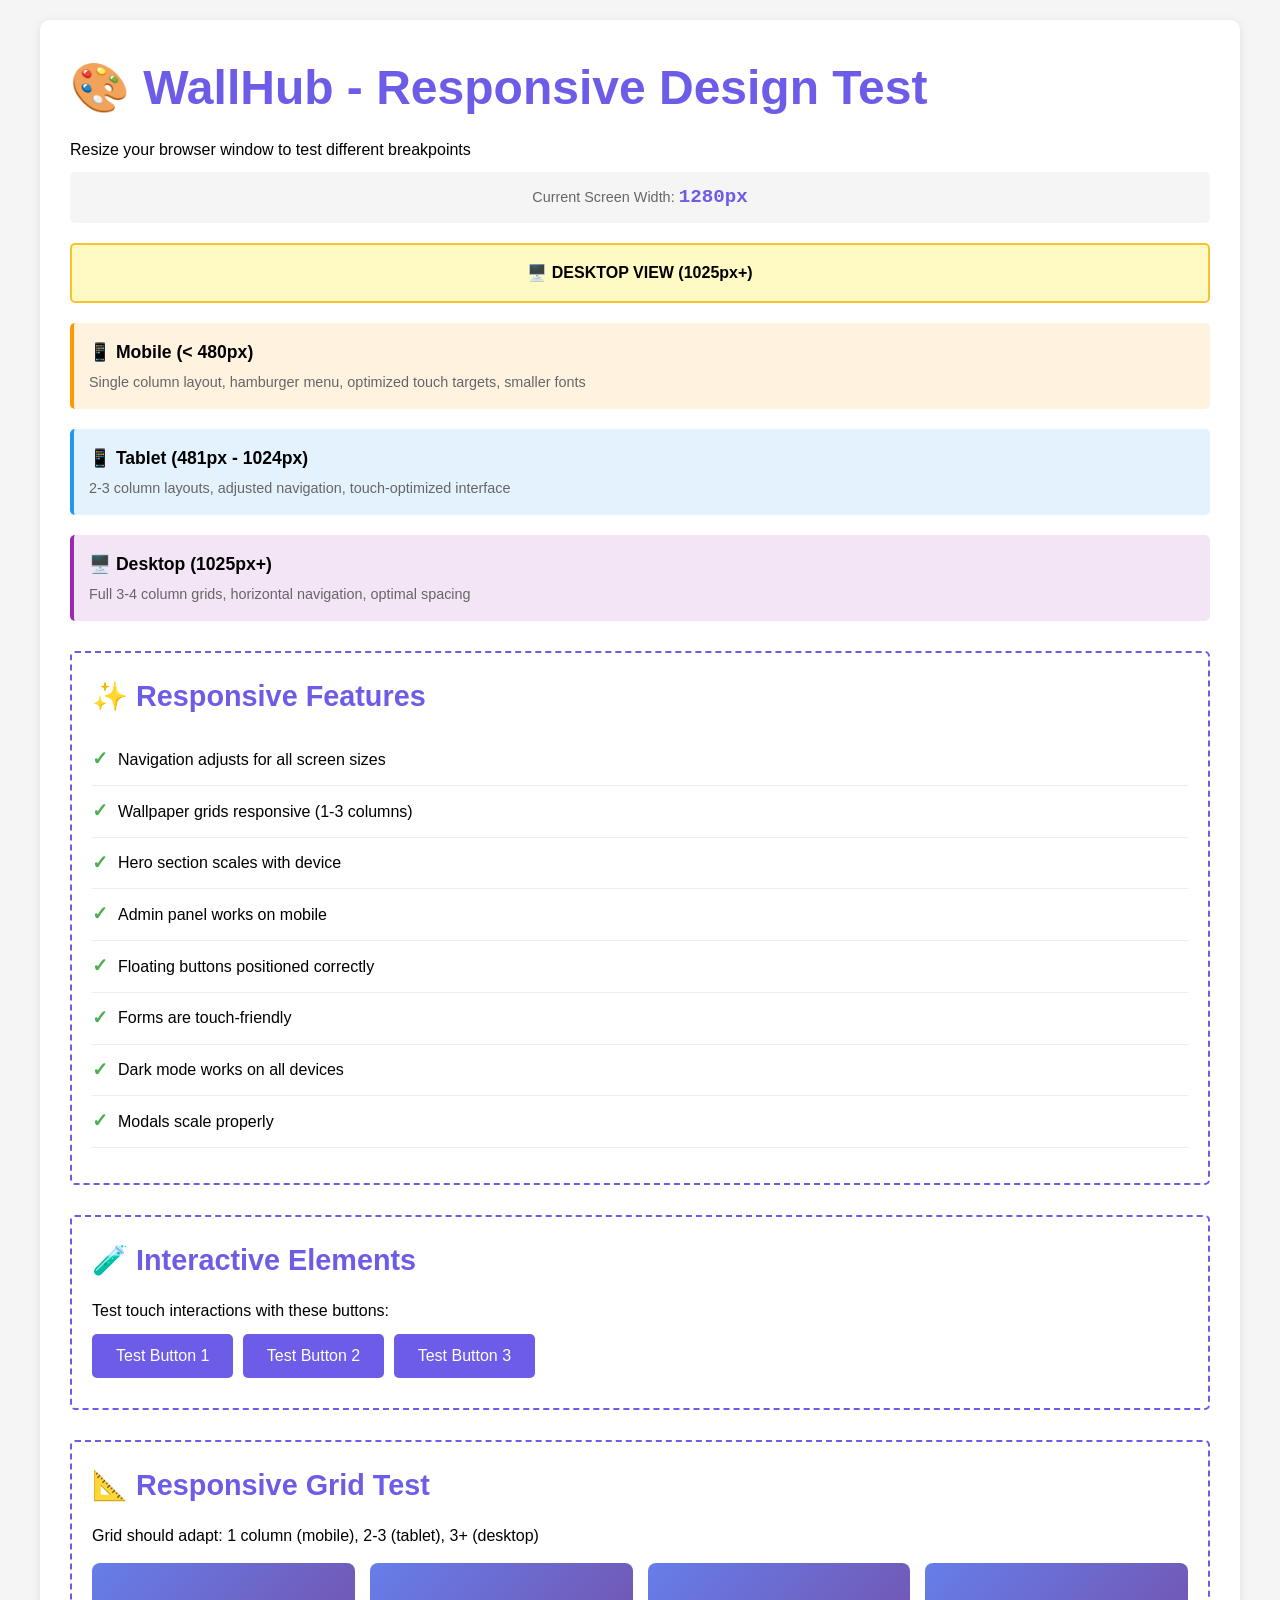
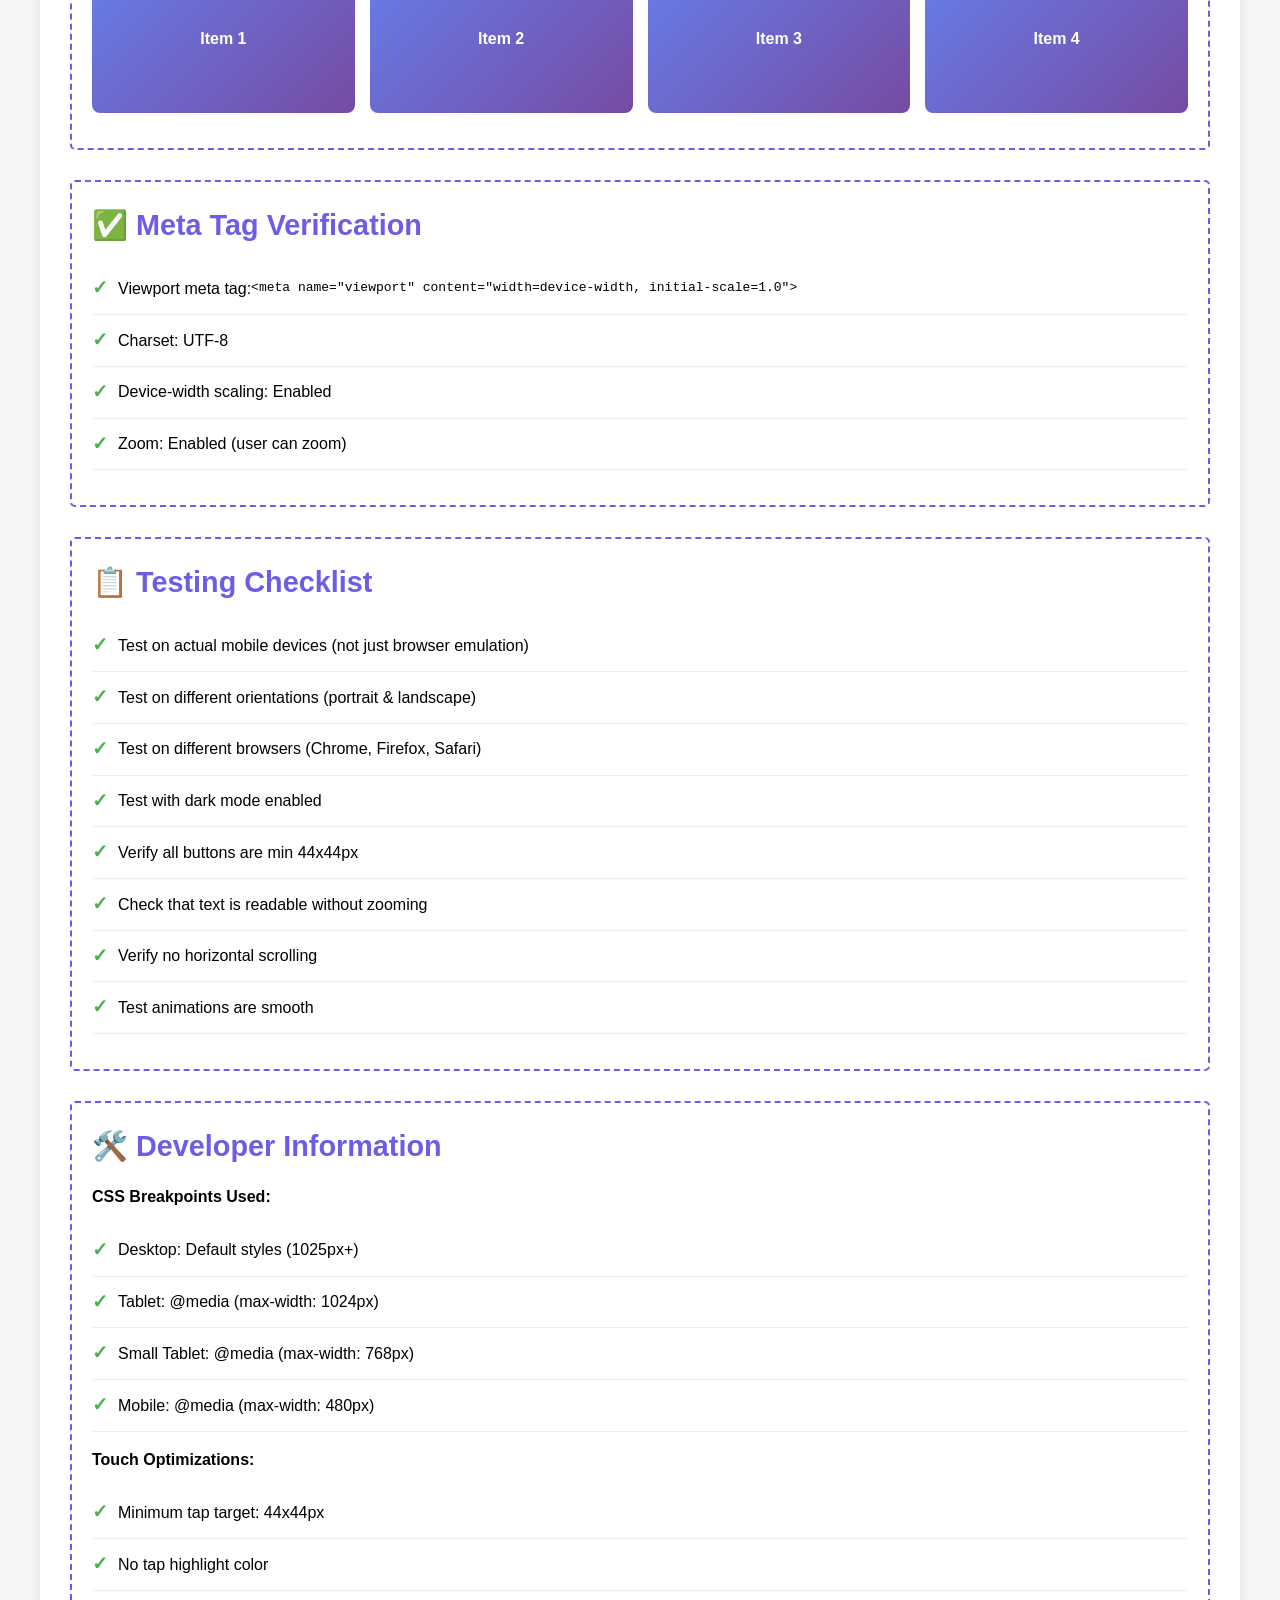
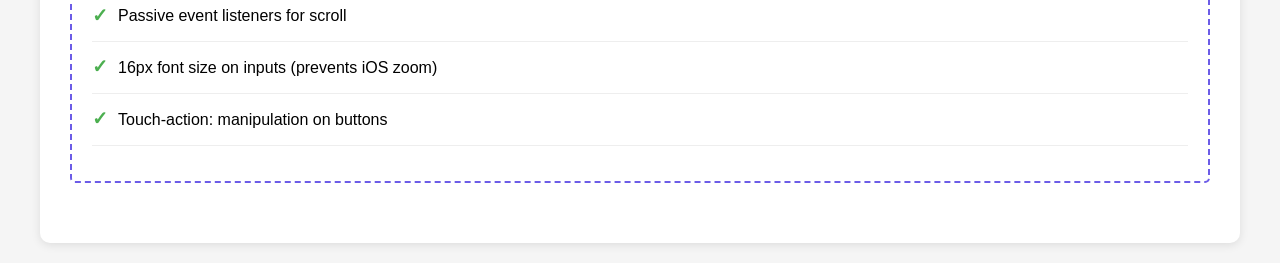
<file: test-responsive.html>
<!DOCTYPE html>
<html lang="en">
<head>
    <meta charset="UTF-8">
    <meta name="viewport" content="width=device-width, initial-scale=1.0">
    <title>WallHub - Responsive Design Test</title>
    <style>
        * {
            margin: 0;
            padding: 0;
            box-sizing: border-box;
        }

        body {
            font-family: 'Segoe UI', Tahoma, Geneva, Verdana, sans-serif;
            background: #f5f5f5;
            padding: 20px;
            line-height: 1.6;
        }

        .test-container {
            max-width: 1200px;
            margin: 0 auto;
            background: white;
            padding: 30px;
            border-radius: 10px;
            box-shadow: 0 2px 10px rgba(0,0,0,0.1);
        }

        h1 {
            color: #6c5ce7;
            margin-bottom: 10px;
            font-size: clamp(1.5rem, 5vw, 3rem);
        }

        .breakpoint-info {
            background: #e8f5e9;
            padding: 15px;
            border-radius: 5px;
            margin: 20px 0;
            border-left: 4px solid #4caf50;
        }

        .breakpoint-info.mobile {
            background: #fff3e0;
            border-left-color: #ff9800;
        }

        .breakpoint-info.tablet {
            background: #e3f2fd;
            border-left-color: #2196f3;
        }

        .breakpoint-info.desktop {
            background: #f3e5f5;
            border-left-color: #9c27b0;
        }

        .breakpoint-label {
            font-weight: bold;
            font-size: 1.1rem;
            margin-bottom: 5px;
        }

        .breakpoint-details {
            font-size: 0.9rem;
            color: #666;
        }

        .test-section {
            margin: 30px 0;
            padding: 20px;
            border: 2px dashed #6c5ce7;
            border-radius: 5px;
        }

        .test-section h2 {
            color: #6c5ce7;
            font-size: clamp(1.2rem, 4vw, 1.8rem);
            margin-bottom: 15px;
        }

        .responsive-grid {
            display: grid;
            grid-template-columns: repeat(auto-fit, minmax(200px, 1fr));
            gap: 15px;
            margin: 15px 0;
        }

        .grid-item {
            background: linear-gradient(135deg, #667eea 0%, #764ba2 100%);
            color: white;
            padding: 30px;
            border-radius: 8px;
            text-align: center;
            font-weight: bold;
            min-height: 150px;
            display: flex;
            align-items: center;
            justify-content: center;
        }

        button {
            background: #6c5ce7;
            color: white;
            border: none;
            padding: 12px 24px;
            border-radius: 5px;
            cursor: pointer;
            font-size: 1rem;
            margin: 10px 5px 10px 0;
            transition: all 0.3s ease;
            min-height: 44px;
            min-width: 44px;
        }

        button:hover {
            background: #764ba2;
            transform: translateY(-2px);
        }

        .feature-list {
            list-style: none;
            margin: 15px 0;
        }

        .feature-list li {
            padding: 10px 0;
            border-bottom: 1px solid #eee;
            display: flex;
            align-items: center;
        }

        .feature-list li:before {
            content: "✓";
            color: #4caf50;
            font-weight: bold;
            margin-right: 10px;
            font-size: 1.2rem;
        }

        .current-screen {
            background: #fff9c4;
            border: 2px solid #fbc02d;
            padding: 15px;
            border-radius: 5px;
            margin: 20px 0;
            text-align: center;
            font-weight: bold;
        }

        .width-indicator {
            text-align: center;
            font-size: 0.9rem;
            color: #666;
            margin: 10px 0;
            padding: 10px;
            background: #f5f5f5;
            border-radius: 5px;
        }

        .width-value {
            font-family: monospace;
            color: #6c5ce7;
            font-weight: bold;
            font-size: 1.2rem;
        }

        @media (max-width: 1024px) {
            .test-container {
                padding: 20px;
            }
        }

        @media (max-width: 768px) {
            body {
                padding: 10px;
            }

            .test-container {
                padding: 15px;
            }

            .responsive-grid {
                grid-template-columns: repeat(auto-fit, minmax(150px, 1fr));
                gap: 10px;
            }
        }

        @media (max-width: 480px) {
            body {
                padding: 8px;
            }

            .test-container {
                padding: 12px;
            }

            h1 {
                font-size: 1.5rem;
            }

            button {
                width: 100%;
                padding: 10px 12px;
            }

            .responsive-grid {
                grid-template-columns: 1fr;
            }

            .grid-item {
                padding: 20px;
                min-height: 100px;
                font-size: 0.9rem;
            }
        }
    </style>
</head>
<body>
    <div class="test-container">
        <h1>🎨 WallHub - Responsive Design Test</h1>
        <p>Resize your browser window to test different breakpoints</p>

        <div class="width-indicator">
            Current Screen Width: <span class="width-value" id="screenWidth">0px</span>
        </div>

        <div class="current-screen" id="breakpointLabel">
            Loading...
        </div>

        <!-- Mobile Breakpoint -->
        <div class="breakpoint-info mobile">
            <div class="breakpoint-label">📱 Mobile (< 480px)</div>
            <div class="breakpoint-details">
                Single column layout, hamburger menu, optimized touch targets, smaller fonts
            </div>
        </div>

        <!-- Tablet Breakpoint -->
        <div class="breakpoint-info tablet">
            <div class="breakpoint-label">📱 Tablet (481px - 1024px)</div>
            <div class="breakpoint-details">
                2-3 column layouts, adjusted navigation, touch-optimized interface
            </div>
        </div>

        <!-- Desktop Breakpoint -->
        <div class="breakpoint-info desktop">
            <div class="breakpoint-label">🖥️ Desktop (1025px+)</div>
            <div class="breakpoint-details">
                Full 3-4 column grids, horizontal navigation, optimal spacing
            </div>
        </div>

        <!-- Features Test -->
        <div class="test-section">
            <h2>✨ Responsive Features</h2>
            <ul class="feature-list">
                <li>Navigation adjusts for all screen sizes</li>
                <li>Wallpaper grids responsive (1-3 columns)</li>
                <li>Hero section scales with device</li>
                <li>Admin panel works on mobile</li>
                <li>Floating buttons positioned correctly</li>
                <li>Forms are touch-friendly</li>
                <li>Dark mode works on all devices</li>
                <li>Modals scale properly</li>
            </ul>
        </div>

        <!-- Interactive Test -->
        <div class="test-section">
            <h2>🧪 Interactive Elements</h2>
            <p>Test touch interactions with these buttons:</p>
            <button onclick="testButton()">Test Button 1</button>
            <button onclick="testButton()">Test Button 2</button>
            <button onclick="testButton()">Test Button 3</button>
            <p id="testResult" style="margin-top: 10px; color: #4caf50; display: none;">✓ Button clicked successfully!</p>
        </div>

        <!-- Grid Test -->
        <div class="test-section">
            <h2>📐 Responsive Grid Test</h2>
            <p>Grid should adapt: 1 column (mobile), 2-3 (tablet), 3+ (desktop)</p>
            <div class="responsive-grid">
                <div class="grid-item">Item 1</div>
                <div class="grid-item">Item 2</div>
                <div class="grid-item">Item 3</div>
                <div class="grid-item">Item 4</div>
            </div>
        </div>

        <!-- Viewport Meta Tag Check -->
        <div class="test-section">
            <h2>✅ Meta Tag Verification</h2>
            <ul class="feature-list">
                <li>Viewport meta tag: <code>&lt;meta name="viewport" content="width=device-width, initial-scale=1.0"&gt;</code></li>
                <li>Charset: UTF-8</li>
                <li>Device-width scaling: Enabled</li>
                <li>Zoom: Enabled (user can zoom)</li>
            </ul>
        </div>

        <!-- Testing Recommendations -->
        <div class="test-section">
            <h2>📋 Testing Checklist</h2>
            <ul class="feature-list">
                <li>Test on actual mobile devices (not just browser emulation)</li>
                <li>Test on different orientations (portrait & landscape)</li>
                <li>Test on different browsers (Chrome, Firefox, Safari)</li>
                <li>Test with dark mode enabled</li>
                <li>Verify all buttons are min 44x44px</li>
                <li>Check that text is readable without zooming</li>
                <li>Verify no horizontal scrolling</li>
                <li>Test animations are smooth</li>
            </ul>
        </div>

        <!-- Developer Info -->
        <div class="test-section">
            <h2>🛠️ Developer Information</h2>
            <p><strong>CSS Breakpoints Used:</strong></p>
            <ul class="feature-list">
                <li>Desktop: Default styles (1025px+)</li>
                <li>Tablet: @media (max-width: 1024px)</li>
                <li>Small Tablet: @media (max-width: 768px)</li>
                <li>Mobile: @media (max-width: 480px)</li>
            </ul>
            <p style="margin-top: 15px;"><strong>Touch Optimizations:</strong></p>
            <ul class="feature-list">
                <li>Minimum tap target: 44x44px</li>
                <li>No tap highlight color</li>
                <li>Passive event listeners for scroll</li>
                <li>16px font size on inputs (prevents iOS zoom)</li>
                <li>Touch-action: manipulation on buttons</li>
            </ul>
        </div>
    </div>

    <script>
        // Update screen width indicator
        function updateScreenInfo() {
            const width = window.innerWidth;
            document.getElementById('screenWidth').textContent = width + 'px';
            
            let breakpoint = '';
            if (width < 480) {
                breakpoint = '📱 MOBILE VIEW (< 480px)';
            } else if (width < 1024) {
                breakpoint = '📱 TABLET VIEW (481px - 1024px)';
            } else {
                breakpoint = '🖥️ DESKTOP VIEW (1025px+)';
            }
            
            document.getElementById('breakpointLabel').textContent = breakpoint;
        }

        // Test button click
        function testButton() {
            const result = document.getElementById('testResult');
            result.style.display = 'block';
            setTimeout(() => {
                result.style.display = 'none';
            }, 2000);
        }

        // Update on load and resize
        window.addEventListener('load', updateScreenInfo);
        window.addEventListener('resize', updateScreenInfo);
    </script>
</body>
</html>
</file>
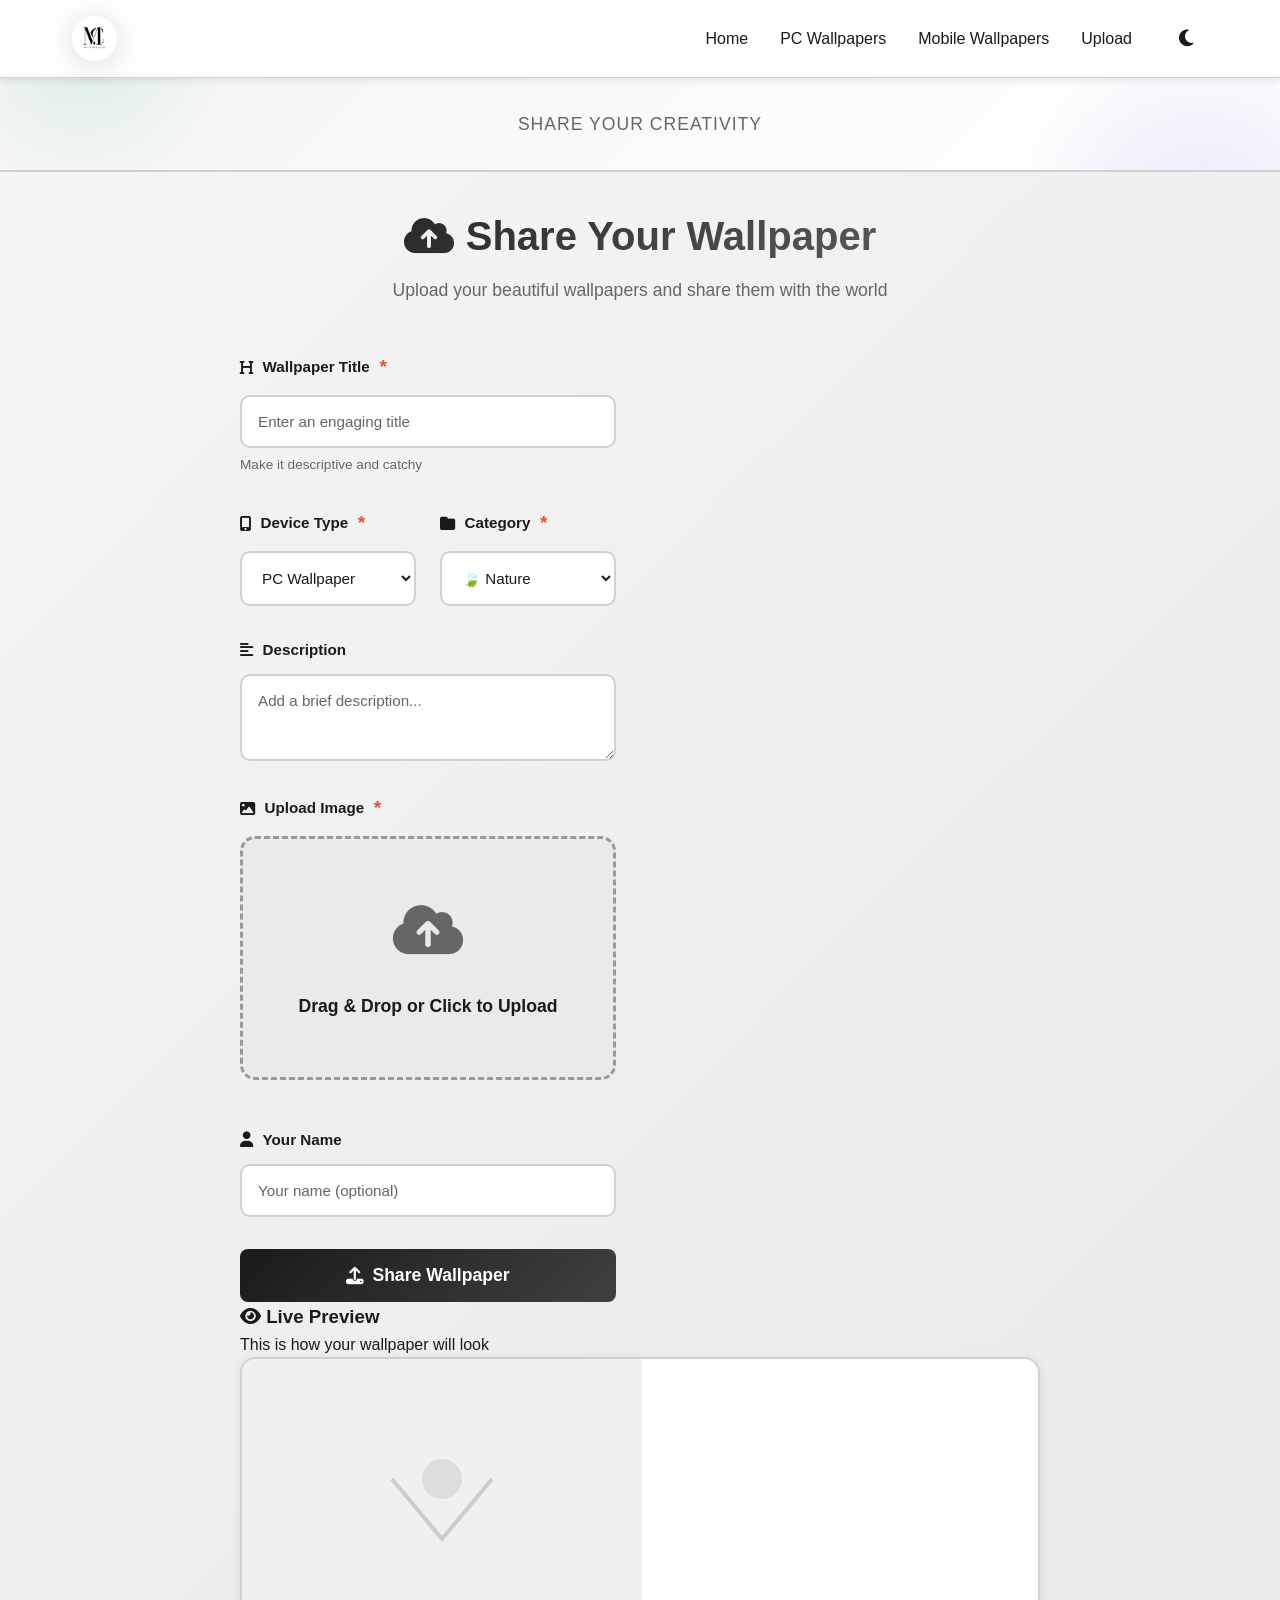
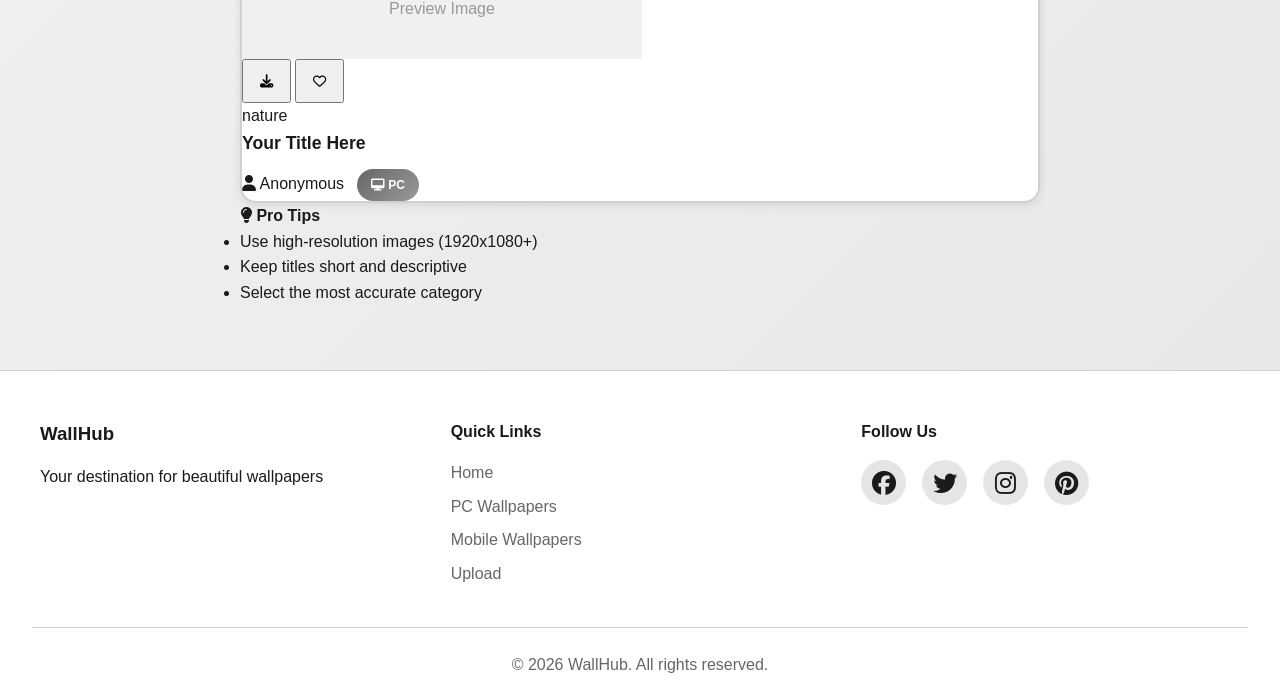
<file: upload.html>
<!DOCTYPE html>
<html lang="en">

<head>
    <meta charset="UTF-8">
    <meta name="viewport" content="width=device-width, initial-scale=1.0">
    <title>Upload Wallpaper - WallHub</title>
    <link rel="stylesheet" href="css/style.css">
    <link rel="stylesheet" href="css/utilities.css">
    <link rel="stylesheet" href="https://cdnjs.cloudflare.com/ajax/libs/font-awesome/6.4.0/css/all.min.css">
</head>

<body>
    <!-- Navigation Bar -->
    <nav class="navbar">
        <div class="nav-container">
            <div class="nav-logo">
                <a href="index.html">
                    <img src="images/mg-logo.png" alt="MG Logo" class="mg-logo-img">
                </a>
            </div>
            <ul class="nav-menu">
                <li><a href="index.html" class="nav-link">Home</a></li>
                <li><a href="index.html#pc-wallpapers" class="nav-link">PC Wallpapers</a></li>
                <li><a href="index.html#mobile-wallpapers" class="nav-link">Mobile Wallpapers</a></li>
                <li><a href="upload.html" class="nav-link active">Upload</a></li>
                <li><button class="nav-link theme-toggle-btn" onclick="toggleTheme()" title="Toggle dark mode"><i
                            class="fas fa-moon"></i></button></li>
            </ul>
            <div class="hamburger">
                <span></span>
                <span></span>
                <span></span>
            </div>
        </div>
    </nav>

    <!-- Branding Section (Smaller for subpage) -->
    <section class="branding-section" style="padding: 2rem 0; min-height: auto;">
        <div class="brand-logo-container">
            <div class="brand-logo">
                <p class="brand-tagline">Share Your Creativity</p>
            </div>
        </div>
    </section>

    <!-- Upload Section -->
    <section class="upload-section" id="upload" style="padding-top: 2rem;">
        <div class="upload-container">
            <div class="section-header">
                <h2><i class="fas fa-cloud-upload-alt"></i> Share Your Wallpaper</h2>
                <p>Upload your beautiful wallpapers and share them with the world</p>
            </div>

            <div class="upload-layout">
                <!-- Left Column: Form -->
                <div class="upload-form-wrapper glass-panel">
                    <form id="uploadForm" class="upload-form">
                        <!-- Form Status Messages -->
                        <div id="uploadMessage" class="upload-message" style="display: none;"></div>

                        <div class="form-group">
                            <label for="wallpaperTitle">
                                <i class="fas fa-heading"></i> Wallpaper Title <span class="required">*</span>
                            </label>
                            <input type="text" id="wallpaperTitle" name="title" placeholder="Enter an engaging title"
                                required autocomplete="off">
                            <small class="form-hint">Make it descriptive and catchy</small>
                        </div>

                        <div class="form-row">
                            <div class="form-group">
                                <label for="wallpaperType">
                                    <i class="fas fa-mobile-alt"></i> Device Type <span class="required">*</span>
                                </label>
                                <select id="wallpaperType" name="type" required>
                                    <option value="pc">PC Wallpaper</option>
                                    <option value="mobile">Mobile Wallpaper</option>
                                    <option value="both">Both PC & Mobile</option>
                                </select>
                            </div>

                            <div class="form-group">
                                <label for="wallpaperCategory">
                                    <i class="fas fa-folder"></i> Category <span class="required">*</span>
                                </label>
                                <select id="wallpaperCategory" name="category" required>
                                    <option value="nature">🍃 Nature</option>
                                    <option value="abstract">🎨 Abstract</option>
                                    <option value="technology">💻 Technology</option>
                                    <option value="art">🖼️ Art</option>
                                    <option value="minimalist">⬜ Minimalist</option>
                                </select>
                            </div>
                        </div>

                        <div class="form-group">
                            <label for="wallpaperDescription">
                                <i class="fas fa-align-left"></i> Description
                            </label>
                            <textarea id="wallpaperDescription" name="description"
                                placeholder="Add a brief description..." rows="3"></textarea>
                        </div>

                        <div class="form-group">
                            <label>
                                <i class="fas fa-image"></i> Upload Image <span class="required">*</span>
                            </label>
                            <div class="file-upload-area" id="fileUploadArea">
                                <div class="upload-icon">
                                    <i class="fas fa-cloud-upload-alt"></i>
                                </div>
                                <p class="upload-text">Drag & Drop or Click to Upload</p>
                                <input type="file" id="wallpaperImage" name="image" accept="image/*" required>
                            </div>
                            <div class="upload-info">
                                <div id="fileInfo" class="file-info" style="display: none;">
                                    <i class="fas fa-check-circle"></i> <span id="fileName"></span>
                                </div>
                            </div>
                        </div>

                        <div class="form-group">
                            <label for="artistName">
                                <i class="fas fa-user"></i> Your Name
                            </label>
                            <input type="text" id="artistName" name="artist" placeholder="Your name (optional)"
                                autocomplete="off">
                        </div>

                        <!-- Upload Progress -->
                        <div id="uploadProgress" class="upload-progress" style="display: none;">
                            <div class="progress-bar">
                                <div id="progressFill" class="progress-fill"></div>
                            </div>
                            <p id="uploadStatus">Uploading...</p>
                        </div>

                        <button type="submit" class="btn btn-primary btn-large upload-btn" id="uploadBtn">
                            <i class="fas fa-upload"></i> Share Wallpaper
                        </button>
                    </form>
                </div>

                <!-- Right Column: Live Preview -->
                <div class="preview-column">
                    <div class="preview-header">
                        <h3><i class="fas fa-eye"></i> Live Preview</h3>
                        <p>This is how your wallpaper will look</p>
                    </div>

                    <div class="live-preview-container">
                        <!-- Preview Card -->
                        <div class="wallpaper-card live-preview-card" id="livePreviewCard">
                            <div class="card-image-wrapper">
                                <img src="images/placeholder.svg" alt="Preview" id="livePreviewImage">
                                <div class="card-overlay">
                                    <div class="card-actions">
                                        <button class="action-btn" title="Download"><i
                                                class="fas fa-download"></i></button>
                                        <button class="action-btn" title="Add to Favorites"><i
                                                class="far fa-heart"></i></button>
                                    </div>
                                </div>
                                <div class="card-category" id="livePreviewCategory">nature</div>
                            </div>
                            <div class="card-content">
                                <h3 class="wallpaper-title" id="livePreviewTitle">Your Title Here</h3>
                                <div class="wallpaper-meta">
                                    <span class="wallpaper-author"><i class="fas fa-user"></i> <span
                                            id="livePreviewArtist">Anonymous</span></span>
                                    <span class="wallpaper-type"><i class="fas fa-desktop"></i> <span
                                            id="livePreviewType">PC</span></span>
                                </div>
                            </div>
                        </div>
                    </div>

                    <div class="preview-tips">
                        <h4><i class="fas fa-lightbulb"></i> Pro Tips</h4>
                        <ul>
                            <li>Use high-resolution images (1920x1080+)</li>
                            <li>Keep titles short and descriptive</li>
                            <li>Select the most accurate category</li>
                        </ul>
                    </div>
                </div>
            </div>
        </div>
    </section>

    <!-- Footer -->
    <footer class="footer">
        <div class="footer-content">
            <div class="footer-section">
                <h3>WallHub</h3>
                <p>Your destination for beautiful wallpapers</p>
            </div>
            <div class="footer-section">
                <h4>Quick Links</h4>
                <ul>
                    <li><a href="index.html">Home</a></li>
                    <li><a href="index.html#pc-wallpapers">PC Wallpapers</a></li>
                    <li><a href="index.html#mobile-wallpapers">Mobile Wallpapers</a></li>
                    <li><a href="upload.html">Upload</a></li>
                </ul>
            </div>
            <div class="footer-section">
                <h4>Follow Us</h4>
                <div class="social-links">
                    <a href="#"><i class="fab fa-facebook"></i></a>
                    <a href="#"><i class="fab fa-twitter"></i></a>
                    <a href="#"><i class="fab fa-instagram"></i></a>
                    <a href="#"><i class="fab fa-pinterest"></i></a>
                </div>
            </div>
        </div>
        <div class="footer-bottom">
            <p>&copy; 2026 WallHub. All rights reserved.</p>
        </div>
    </footer>

    <script src="js/script.js"></script>
</body>

</html>
</file>
<file: css/style.css>
/* ==================== VARIABLES ==================== */
:root {
    /* Modern B&W/Grey Primary Colors */
    --primary-color: #1a1a1a;
    --primary-light: #333333;
    --primary-dark: #000000;

    /* Neutral Secondary Colors */
    --secondary-color: #666666;
    --secondary-light: #999999;
    --secondary-dark: #404040;

    /* Neutral Accent Colors */
    --accent-color: #808080;
    --accent-light: #aaaaaa;
    --accent-dark: #595959;

    /* Gradient Colors (B&W) */
    --gradient-primary: linear-gradient(135deg, #1a1a1a 0%, #666666 100%);
    --gradient-accent: linear-gradient(135deg, #333333 0%, #999999 100%);
    --gradient-soft: linear-gradient(135deg, #404040 0%, #7a7a7a 100%);

    /* Utility Colors (Grey-based) */
    --success-color: #5a5a5a;
    --warning-color: #777777;
    --error-color: #555555;
    --info-color: #686868;

    /* Shadows & Effects */
    --shadow: 0 2px 8px rgba(0, 0, 0, 0.1);
    --shadow-md: 0 4px 16px rgba(0, 0, 0, 0.15);
    --shadow-lg: 0 8px 24px rgba(0, 0, 0, 0.2);
    --shadow-xl: 0 12px 32px rgba(0, 0, 0, 0.25);
    --transition: all 0.3s cubic-bezier(0.4, 0, 0.2, 1);

    /* Light Mode Colors */
    --light-bg-primary: #f5f5f5;
    --light-bg-secondary: #ffffff;
    --light-bg-tertiary: #e8e8e8;
    --light-text-primary: #1a1a1a;
    --light-text-secondary: #666666;
    --light-text-tertiary: #999999;
    --light-border: #d0d0d0;
    --light-shadow: 0 2px 8px rgba(0, 0, 0, 0.1);

    /* Dark Mode Colors */
    --dark-bg-primary: #1a1a1a;
    --dark-bg-secondary: #2d2d2d;
    --dark-bg-tertiary: #3d3d3d;
    --dark-text-primary: #f0f0f0;
    --dark-text-secondary: #b0b0b0;
    --dark-text-tertiary: #808080;
    --dark-border: #4a4a4a;
    --dark-shadow: 0 2px 8px rgba(0, 0, 0, 0.4);
}

/* Light Mode (Default) */
:root[data-theme="light"],
body:not([data-theme="dark"]) {
    --bg-primary: var(--light-bg-primary);
    --bg-secondary: var(--light-bg-secondary);
    --bg-tertiary: var(--light-bg-tertiary);
    --text-primary: var(--light-text-primary);
    --text-secondary: var(--light-text-secondary);
    --text-tertiary: var(--light-text-tertiary);
    --border: var(--light-border);
    --shadow: var(--light-shadow);
}

/* Dark Mode */
:root[data-theme="dark"],
body[data-theme="dark"] {
    --bg-primary: var(--dark-bg-primary);
    --bg-secondary: var(--dark-bg-secondary);
    --bg-tertiary: var(--dark-bg-tertiary);
    --text-primary: var(--dark-text-primary);
    --text-secondary: var(--dark-text-secondary);
    --text-tertiary: var(--dark-text-tertiary);
    --border: var(--dark-border);
    --shadow: var(--dark-shadow);
}

/* ==================== TOUCH & ACCESSIBILITY ==================== */
/* Remove default tap highlight color on mobile devices */
* {
    -webkit-tap-highlight-color: transparent;
}

/* Improve touch interactions */
button,
a,
.btn,
[role="button"],
input[type="button"],
input[type="submit"] {
    -webkit-tap-highlight-color: transparent;
    user-select: none;
    touch-action: manipulation;
}

/* Ensure buttons and links are touch-friendly (minimum 44px) */
button,
a.btn,
.btn,
input[type="button"],
input[type="submit"] {
    min-height: 44px;
    min-width: 44px;
    padding: 0.5rem 1rem;
    display: inline-flex;
    align-items: center;
    justify-content: center;
}

/* Better focus states for keyboard navigation */
:focus-visible {
    outline: 2px solid var(--primary-color);
    outline-offset: 2px;
}

/* Disable zooming on input focus on mobile */
input,
textarea,
select {
    font-size: 16px;
    /* Prevents zoom on iOS when focused */
}

/* Optimize images for mobile */
img {
    display: block;
    max-width: 100%;
    height: auto;
}

/* ==================== GLOBAL HOVER EFFECTS ==================== */
/* All links get smooth color transition */
a {
    color: var(--primary-color);
    text-decoration: none;
    transition: var(--transition);
    position: relative;
}

a:hover {
    color: var(--secondary-color);
}

/* Underline effect on links */
a:not(.btn):not([class*="nav"]):not([class*="logo"]) {
    position: relative;
}

a:not(.btn):not([class*="nav"]):not([class*="logo"])::after {
    content: '';
    position: absolute;
    bottom: -2px;
    left: 0;
    width: 0;
    height: 2px;
    background: linear-gradient(90deg, var(--primary-color) 0%, var(--secondary-color) 100%);
    transition: width var(--transition);
}

a:not(.btn):not([class*="nav"]):not([class*="logo"]):hover::after {
    width: 100%;
}

/* Button hover effects */
button {
    transition: var(--transition);
    transform-origin: center;
}

button:hover:not(:disabled) {
    transform: translateY(-2px);
    box-shadow: var(--shadow-lg);
}

button:active:not(:disabled) {
    transform: translateY(0);
    box-shadow: var(--shadow);
}

button:disabled {
    opacity: 0.6;
    cursor: not-allowed;
}

/* Input fields hover and focus effects */
input,
textarea,
select {
    transition: var(--transition);
    background-color: var(--bg-secondary);
}

input:hover:not(:disabled),
textarea:hover:not(:disabled),
select:hover:not(:disabled) {
    border-color: var(--primary-color);
    box-shadow: inset 0 1px 3px rgba(124, 58, 237, 0.1);
}

/* Text selection styling */
::selection {
    background: linear-gradient(135deg, var(--primary-color) 0%, var(--secondary-color) 100%);
    color: white;
}

::-moz-selection {
    background: linear-gradient(135deg, var(--primary-color) 0%, var(--secondary-color) 100%);
    color: white;
}

/* ==================== LIST & TABLE HOVER EFFECTS ==================== */
li {
    transition: var(--transition);
}

li:hover {
    transform: translateX(4px);
}

tr {
    transition: var(--transition);
}

tr:hover {
    background-color: rgba(124, 58, 237, 0.05);
    box-shadow: inset 0 0 10px rgba(124, 58, 237, 0.1);
}

/* ==================== RESET & BASE ==================== */
* {
    margin: 0;
    padding: 0;
    box-sizing: border-box;
}

html {
    scroll-behavior: smooth;
}

body {
    font-family: 'Segoe UI', Tahoma, Geneva, Verdana, sans-serif;
    background-color: var(--bg-primary);
    color: var(--text-primary);
    line-height: 1.6;
    transition: background-color var(--transition), color var(--transition);
}

/* ==================== GLOBAL HEADING HOVER EFFECTS ==================== */
h1,
h2,
h3,
h4,
h5,
h6 {
    transition: var(--transition);
}

h1:hover,
h2:hover,
h3:hover,
h4:hover,
h5:hover,
h6:hover {
    color: var(--primary-color);
    transform: translateX(4px);
}

/* ==================== IMAGE HOVER EFFECTS ==================== */
img {
    transition: var(--transition);
}

img:hover {
    filter: brightness(1.1);
    transform: scale(1.02);
}

/* ==================== NAVBAR ==================== */
.navbar {
    background: var(--bg-secondary);
    box-shadow: var(--shadow);
    position: sticky;
    top: 0;
    z-index: 1000;
    border-bottom: 1px solid var(--border);
    transition: background-color var(--transition), border-color var(--transition);
}

.nav-container {
    max-width: 1200px;
    margin: 0 auto;
    padding: 1rem 2rem;
    display: flex;
    justify-content: space-between;
    align-items: center;
}

.nav-logo {
    font-size: 1.5rem;
    font-weight: bold;
    color: var(--primary-color);
    display: flex;
    align-items: center;
    gap: 0.8rem;
    cursor: pointer;
    transition: var(--transition);
}

.logo-icon-wrapper {
    width: 40px;
    height: 40px;
    background: linear-gradient(135deg, var(--primary-color) 0%, #a29bfe 100%);
    border-radius: 10px;
    display: flex;
    align-items: center;
    justify-content: center;
    color: white;
    font-size: 1.3rem;
    box-shadow: 0 4px 15px rgba(108, 92, 231, 0.3);
    transition: var(--transition);
}

.nav-logo:hover .logo-icon-wrapper {
    transform: scale(1.1) rotate(5deg);
    box-shadow: 0 6px 20px rgba(108, 92, 231, 0.5);
}

/* ==================== MG LOGO STYLING ==================== */
.mg-logo-img {
    width: 45px;
    height: 45px;
    border-radius: 50%;
    object-fit: cover;
    filter: drop-shadow(var(--shadow-md));
    transition: var(--transition);
}

.nav-logo:hover .mg-logo-img {
    transform: scale(1.15) rotate(-5deg);
    filter: drop-shadow(var(--shadow-lg));
}

.mg-logo-img-large {
    width: 100%;
    height: 100%;
    border-radius: 50%;
    object-fit: cover;
    filter: drop-shadow(0 10px 40px rgba(124, 58, 237, 0.4));
}

.logo-text {
    font-size: 1.8rem;
    font-weight: 900;
    background: linear-gradient(135deg, var(--primary-color) 0%, var(--accent-color) 100%);
    -webkit-background-clip: text;
    -webkit-text-fill-color: transparent;
    background-clip: text;
    letter-spacing: 1px;
    text-transform: uppercase;
}

.nav-logo:hover {
    color: var(--secondary-color);
    transition: var(--transition);
}

.nav-menu {
    display: flex;
    list-style: none;
    gap: 2rem;
    align-items: center;
}

.nav-link {
    color: var(--text-primary);
    text-decoration: none;
    font-weight: 500;
    transition: var(--transition);
    position: relative;
}

.nav-link:hover {
    color: var(--primary-color);
}

.nav-link::after {
    content: '';
    position: absolute;
    bottom: -5px;
    left: 0;
    width: 0;
    height: 2px;
    background: var(--primary-color);
    transition: var(--transition);
}

.nav-link:hover::after {
    width: 100%;
}

.hamburger {
    display: none;
    flex-direction: column;
    cursor: pointer;
}

.hamburger span {
    width: 25px;
    height: 3px;
    background: var(--primary-color);
    margin: 5px 0;
    transition: var(--transition);
    border-radius: 3px;
}

/* ==================== BRANDING SECTION ==================== */
.branding-section {
    background: linear-gradient(135deg, var(--bg-primary) 0%, var(--bg-secondary) 100%);
    padding: 4rem 2rem;
    display: flex;
    align-items: center;
    justify-content: center;
    border-bottom: 2px solid var(--border);
    position: relative;
    overflow: hidden;
}

.branding-section::before {
    content: '';
    position: absolute;
    top: -50%;
    right: -10%;
    width: 400px;
    height: 400px;
    background: radial-gradient(circle, rgba(108, 92, 231, 0.15) 0%, transparent 70%);
    border-radius: 50%;
    pointer-events: none;
}

.branding-section::after {
    content: '';
    position: absolute;
    bottom: -30%;
    left: -5%;
    width: 300px;
    height: 300px;
    background: radial-gradient(circle, rgba(0, 184, 148, 0.1) 0%, transparent 70%);
    border-radius: 50%;
    pointer-events: none;
}

.brand-logo-container {
    position: relative;
    z-index: 1;
    display: flex;
    align-items: center;
    justify-content: center;
}

.brand-logo {
    text-align: center;
    animation: fadeInUp 0.8s ease-out;
}

.logo-circle-large {
    width: 140px;
    height: 140px;
    display: flex;
    align-items: center;
    justify-content: center;
    margin: 0 auto 1.5rem;
    position: relative;
    animation: scaleIn 0.6s ease-out;
    border-radius: 50%;
    overflow: hidden;
}

.mg-logo-large {
    width: 100%;
    height: 100%;
    filter: drop-shadow(0 10px 40px rgba(124, 58, 237, 0.4));
}

.logo-circle::before {
    content: '';
    position: absolute;
    inset: -3px;
    background: linear-gradient(135deg, var(--primary-color) 0%, var(--secondary-color) 100%);
    border-radius: 25px;
    opacity: 0.2;
    animation: pulse 3s ease-in-out infinite;
    z-index: -1;
}

.brand-name {
    font-size: 2.5rem;
    font-weight: 900;
    color: var(--text-primary);
    margin-bottom: 0.5rem;
    background: linear-gradient(135deg, var(--primary-color) 0%, var(--accent-color) 100%);
    -webkit-background-clip: text;
    -webkit-text-fill-color: transparent;
    background-clip: text;
    letter-spacing: -1px;
}

.brand-tagline {
    font-size: 1.1rem;
    color: var(--text-secondary);
    font-weight: 500;
    letter-spacing: 1px;
    text-transform: uppercase;
}

/* ==================== HERO SECTION ==================== */
/* Hero Section */
.hero {
    height: 100vh;
    width: 100%;
    display: flex;
    align-items: center;
    justify-content: center;
    text-align: center;
    padding: 0 1rem;
    position: relative;
    overflow: hidden;
    background: var(--bg-primary);
    /* Fallback */
}

#heroCanvas {
    position: absolute;
    top: 0;
    left: 0;
    width: 100%;
    height: 100%;
    z-index: 1;
}

.hero-content {
    max-width: 800px;
    z-index: 2;
    /* Ensure content is above canvas */
    position: relative;
    animation: fadeInUp 1s ease-out;
}

.hero::before {
    content: '';
    position: absolute;
    top: -50%;
    right: -10%;
    width: 500px;
    height: 500px;
    background: radial-gradient(circle, rgba(255, 255, 255, 0.1) 0%, transparent 70%);
    border-radius: 50%;
    pointer-events: none;
}

.hero::after {
    content: '';
    position: absolute;
    bottom: -30%;
    left: -5%;
    width: 400px;
    height: 400px;
    background: radial-gradient(circle, rgba(255, 255, 255, 0.05) 0%, transparent 70%);
    border-radius: 50%;
    pointer-events: none;
}

.hero-content h1 {
    font-size: 3.5rem;
    margin-bottom: 1rem;
    font-weight: 800;
}

.hero-content p {
    font-size: 1.3rem;
    margin-bottom: 2rem;
    opacity: 0.95;
}

.hero-title {
    font-size: 4rem;
    margin-bottom: 1rem;
    font-weight: 900;
    background: linear-gradient(135deg, white 0%, #e0e7ff 100%);
    -webkit-background-clip: text;
    -webkit-text-fill-color: transparent;
    background-clip: text;
}

.hero-subtitle {
    font-size: 1.3rem;
    opacity: 0.9;
    margin-bottom: 2rem;
    font-weight: 300;
}

.hero-stats {
    display: grid;
    grid-template-columns: repeat(auto-fit, minmax(120px, 1fr));
    gap: 2rem;
    margin-top: 3rem;
    padding-top: 3rem;
    border-top: 1px solid rgba(255, 255, 255, 0.2);
}

.hero-stat {
    text-align: center;
    transition: var(--transition);
    padding: 1rem;
    border-radius: 10px;
}

.hero-stat:hover {
    transform: translateY(-5px);
    background: rgba(255, 255, 255, 0.08);
}

.hero-stat h3 {
    font-size: 2.5rem;
    margin-bottom: 0.5rem;
    font-weight: 800;
    color: white;
    transition: var(--transition);
}

.hero-stat:hover h3 {
    transform: scale(1.1);
}

.hero-stat p {
    font-size: 0.95rem;
    opacity: 0.8;
    text-transform: uppercase;
    letter-spacing: 1px;
    transition: var(--transition);
}

.hero-stat:hover p {
    opacity: 1;
}

.hero-buttons {
    display: flex;
    gap: 1rem;
    justify-content: center;
    flex-wrap: wrap;
}

/* ==================== BUTTONS ==================== */
.btn {
    padding: 0.75rem 1.5rem;
    border: none;
    border-radius: 8px;
    font-size: 1rem;
    font-weight: 600;
    cursor: pointer;
    text-decoration: none;
    display: inline-flex;
    align-items: center;
    gap: 0.5rem;
    transition: var(--transition);
}

.btn-primary {
    background: linear-gradient(135deg, #1a1a1a 0%, #404040 100%);
    color: white;
    border: none;
    transition: var(--transition);
}

.btn-primary:hover {
    background: linear-gradient(135deg, #000000 0%, #1a1a1a 100%);
    transform: translateY(-3px);
    box-shadow: var(--shadow-xl);
}

.btn-secondary {
    background: linear-gradient(135deg, #666666 0%, #999999 100%);
    color: white;
    border: none;
    transition: var(--transition);
}

.btn-secondary:hover {
    background: linear-gradient(135deg, #4a4a4a 0%, #666666 100%);
    transform: translateY(-3px);
    box-shadow: var(--shadow-xl);
}

.btn-large {
    padding: 1rem 2rem;
    font-size: 1.1rem;
}

/* ==================== SECTION HEADERS ==================== */
.section-header {
    text-align: center;
    margin-bottom: 3rem;
    transition: var(--transition);
}

.section-header:hover {
    transform: translateY(-2px);
}

.section-header h2 {
    font-size: 2.5rem;
    margin-bottom: 0.5rem;
    background: linear-gradient(135deg, #1a1a1a 0%, #666666 100%);
    -webkit-background-clip: text;
    -webkit-text-fill-color: transparent;
    background-clip: text;
    display: flex;
    align-items: center;
    justify-content: center;
    gap: 0.75rem;
    font-weight: 800;
    transition: var(--transition);
}

.section-header h2:hover {
    filter: brightness(1.1);
    transform: scale(1.02);
}

.section-header p {
    font-size: 1.1rem;
    color: var(--text-secondary);
    transition: var(--transition);
}

.section-header:hover p {
    color: var(--text-primary);
}

/* ==================== FEATURED SECTION ==================== */
.featured-section {
    max-width: 1200px;
    margin: 0 auto;
    padding: 3rem 2rem;
    background: linear-gradient(180deg, rgba(0, 0, 0, 0.04) 0%, rgba(100, 100, 100, 0.02) 100%);
}

.featured-grid {
    display: grid;
    grid-template-columns: repeat(auto-fill, minmax(280px, 1fr));
    gap: 2rem;
}

.featured-grid .wallpaper-card {
    position: relative;
    overflow: hidden;
}

.featured-grid .wallpaper-card::before {
    content: '⭐ TRENDING';
    position: absolute;
    top: 1rem;
    right: 1rem;
    background: linear-gradient(135deg, #1a1a1a 0%, #666666 100%);
    color: white;
    padding: 0.4rem 0.8rem;
    border-radius: 20px;
    font-size: 0.75rem;
    font-weight: 700;
    z-index: 10;
    letter-spacing: 0.5px;
    box-shadow: var(--shadow-md);
}

.wallpaper-section {
    padding: 4rem 2rem;
    background: linear-gradient(180deg, var(--bg-primary) 0%, rgba(0, 0, 0, 0.02) 100%);
    position: relative;
}

.wallpaper-section:nth-of-type(odd) {
    background: linear-gradient(180deg, rgba(100, 100, 100, 0.02) 0%, var(--bg-primary) 100%);
}

.section-container {
    max-width: 1200px;
    margin: 0 auto;
}

/* ==================== CATEGORY FILTER WRAPPER ==================== */
.category-filter-wrapper {
    margin: 2rem 0 3rem 0;
    display: flex;
    justify-content: center;
}

.category-filter {
    display: flex;
    justify-content: center;
    gap: 1rem;
    flex-wrap: wrap;
    background: linear-gradient(135deg, rgba(0, 0, 0, 0.03) 0%, rgba(100, 100, 100, 0.03) 100%);
    padding: 1.5rem;
    border-radius: 15px;
    border: 1px solid var(--border);
    box-shadow: var(--shadow);
}

.category-btn {
    padding: 0.8rem 1.6rem;
    border: 2px solid transparent;
    background: var(--bg-secondary);
    color: var(--text-primary);
    border-radius: 25px;
    cursor: pointer;
    font-weight: 600;
    transition: var(--transition);
    display: flex;
    align-items: center;
    gap: 0.5rem;
    white-space: nowrap;
}

.category-btn:hover,
.category-btn.active {
    background: linear-gradient(135deg, #1a1a1a 0%, #666666 100%);
    color: white;
    border-color: #666666;
    transform: translateY(-3px);
    box-shadow: var(--shadow-xl);
}

/* ==================== WALLPAPER GRID ==================== */
.wallpaper-grid {
    display: grid;
    grid-template-columns: repeat(auto-fill, minmax(250px, 1fr));
    gap: 2.5rem;
    margin-bottom: 2rem;
}

.wallpaper-card {
    background: var(--bg-secondary);
    border-radius: 16px;
    overflow: hidden;
    box-shadow: var(--shadow);
    transition: var(--transition);
    cursor: pointer;
    position: relative;
    border: 2px solid var(--border);
    background: linear-gradient(135deg, var(--bg-secondary) 0%, var(--bg-secondary) 100%);
}

.wallpaper-card:hover {
    transform: translateY(-12px);
    box-shadow: var(--shadow-xl);
    border-color: var(--secondary-color);
    background: linear-gradient(135deg, var(--bg-secondary) 0%, var(--bg-secondary) 100%);
}

.wallpaper-image {
    width: 100%;
    height: 250px;
    object-fit: cover;
    display: block;
    transition: var(--transition);
}


.wallpaper-card:hover .wallpaper-image {
    transform: scale(1.05);
}

.wallpaper-info {
    padding: 1.5rem;
    background: linear-gradient(180deg, rgba(0, 0, 0, 0.02) 0%, transparent 100%);
}

.wallpaper-title {
    font-size: 1.1rem;
    font-weight: 700;
    margin-bottom: 0.75rem;
    color: var(--text-primary);
}

.wallpaper-category {
    display: inline-block;
    background: linear-gradient(135deg, #1a1a1a 0%, #333333 100%);
    color: white;
    padding: 0.4rem 0.9rem;
    border-radius: 20px;
    font-size: 0.75rem;
    font-weight: 700;
    margin-bottom: 0.5rem;
}

.wallpaper-type {
    display: inline-block;
    background: linear-gradient(135deg, #666666 0%, #999999 100%);
    color: white;
    padding: 0.4rem 0.9rem;
    border-radius: 20px;
    font-size: 0.75rem;
    font-weight: 700;
    margin-left: 0.5rem;
}

.wallpaper-overlay {
    position: absolute;
    top: 0;
    left: 0;
    width: 100%;
    height: 100%;
    background: rgba(0, 0, 0, 0.6);
    display: flex;
    flex-direction: column;
    /* Changed for multiple buttons */
    align-items: center;
    justify-content: center;
    opacity: 0;
    transition: var(--transition);
    gap: 1rem;
}

.overlay-button {
    background: white;
    color: var(--text-primary);
    border: none;
    padding: 0.8rem 1.5rem;
    border-radius: 50px;
    font-weight: 600;
    font-size: 1rem;
    cursor: pointer;
    transform: translateY(20px);
    transition: all 0.3s ease;
    display: flex;
    align-items: center;
    gap: 0.5rem;
}

.overlay-button:hover {
    background: #e0e0e0;
    color: #000000;
}

.wallpaper-unavailable {
    position: absolute;
    top: 0;
    left: 0;
    width: 100%;
    height: 100%;
    background: linear-gradient(135deg, rgba(0, 0, 0, 0.9) 0%, rgba(60, 60, 60, 0.8) 100%);
    display: none;
    flex-direction: column;
    align-items: center;
    justify-content: center;
    gap: 1rem;
    z-index: 10;
    animation: fadeInUp 0.3s cubic-bezier(0.34, 1.56, 0.64, 1);
}

.wallpaper-unavailable i {
    font-size: 3rem;
    color: #999999;
    opacity: 0.6;
}

.wallpaper-unavailable p {
    color: #e0e0e0;
    font-weight: 700;
    font-size: 0.95rem;
    text-align: center;
    margin: 0;
}

.wallpaper-card.image-error .wallpaper-image {
    display: none;
}

.wallpaper-card.image-error .wallpaper-overlay {
    display: none;
}

.wallpaper-card.image-error .wallpaper-unavailable {
    display: flex;
}

/* ==================== UPLOAD SECTION ==================== */
.upload-section {
    background: linear-gradient(135deg, #f5f5f5 0%, #e8e8e8 100%);
    padding: 4rem 2rem;
    color: var(--text-primary);
}

:root[data-theme="dark"] .upload-section {
    background: linear-gradient(135deg, #1a1a1a 0%, #2d2d2d 100%);
}

.upload-container {
    max-width: 800px;
    margin: 0 auto;
}

.upload-form-wrapper {
    display: grid;
    grid-template-columns: 1fr 1fr;
    gap: 3rem;
    align-items: flex-start;
    margin-top: 2rem;
}

.upload-form {
    display: flex;
    flex-direction: column;
    gap: 2rem;
}

.form-group {
    display: flex;
    flex-direction: column;
}

.form-row {
    display: grid;
    grid-template-columns: 1fr 1fr;
    gap: 1.5rem;
}

.form-group label {
    font-weight: 700;
    margin-bottom: 0.75rem;
    color: var(--text-primary);
    display: flex;
    align-items: center;
    gap: 0.6rem;
    font-size: 0.95rem;
}

.required {
    color: #e74c3c;
    font-size: 1.2rem;
}

.form-hint {
    color: var(--text-secondary);
    font-size: 0.85rem;
    margin-top: 0.4rem;
    font-weight: 400;
}

.form-group input,
.form-group select,
.form-group textarea {
    padding: 1rem;
    border: 2px solid var(--border);
    border-radius: 10px;
    font-family: inherit;
    font-size: 0.95rem;
    background: var(--bg-secondary);
    color: var(--text-primary);
    transition: var(--transition);
}

.form-group input:hover,
.form-group select:hover,
.form-group textarea:hover {
    border-color: #999999;
}

.form-group input:focus,
.form-group select:focus,
.form-group textarea:focus {
    outline: none;
    border-color: #1a1a1a;
    box-shadow: 0 0 0 4px rgba(26, 26, 26, 0.1);
    background: var(--bg-secondary);
}

:root[data-theme="dark"] .form-group input:focus,
:root[data-theme="dark"] .form-group select:focus,
:root[data-theme="dark"] .form-group textarea:focus {
    border-color: #ffffff;
    box-shadow: 0 0 0 4px rgba(255, 255, 255, 0.1);
}

.form-group input::placeholder,
.form-group textarea::placeholder {
    color: var(--text-secondary);
}

.file-upload-area {
    border: 3px dashed #999999;
    border-radius: 15px;
    padding: 3rem 2rem;
    text-align: center;
    cursor: pointer;
    transition: var(--transition);
    background: linear-gradient(135deg, rgba(26, 26, 26, 0.03) 0%, rgba(102, 102, 102, 0.03) 100%);
    color: var(--text-primary);
    position: relative;
}

.file-upload-area:hover {
    border-color: #1a1a1a;
    background: linear-gradient(135deg, rgba(26, 26, 26, 0.08) 0%, rgba(102, 102, 102, 0.06) 100%);
    box-shadow: 0 10px 30px rgba(0, 0, 0, 0.1);
    transform: translateY(-2px);
}

.file-upload-area.dragover {
    border-color: #1a1a1a;
    background: linear-gradient(135deg, rgba(26, 26, 26, 0.12) 0%, rgba(102, 102, 102, 0.1) 100%);
    box-shadow: 0 15px 40px rgba(0, 0, 0, 0.15);
}

:root[data-theme="dark"] .file-upload-area {
    border-color: #666666;
    background: linear-gradient(135deg, rgba(255, 255, 255, 0.03) 0%, rgba(200, 200, 200, 0.03) 100%);
}

:root[data-theme="dark"] .file-upload-area:hover {
    border-color: #ffffff;
    background: linear-gradient(135deg, rgba(255, 255, 255, 0.08) 0%, rgba(200, 200, 200, 0.06) 100%);
}

:root[data-theme="dark"] .file-upload-area.dragover {
    border-color: #ffffff;
    background: linear-gradient(135deg, rgba(255, 255, 255, 0.12) 0%, rgba(200, 200, 200, 0.1) 100%);
}

.upload-icon {
    font-size: 3.5rem;
    margin-bottom: 1rem;
    color: #666666;
    animation: pulse 2s ease-in-out infinite;
}

.upload-text {
    font-size: 1.1rem;
    font-weight: 700;
    margin-bottom: 0.5rem;
    color: var(--text-primary);
}

.upload-or {
    color: var(--text-secondary);
    margin: 0.8rem 0;
    font-weight: 500;
}

.upload-info {
    margin-top: 1rem;
    display: flex;
    flex-direction: column;
    gap: 0.5rem;
}

.file-info {
    color: #27ae60;
    font-weight: 600;
    display: flex;
    align-items: center;
    justify-content: center;
    gap: 0.4rem;
}

.file-upload-area input {
    display: none;
}

.upload-preview {
    display: flex;
    flex-direction: column;
    align-items: center;
    justify-content: flex-start;
    gap: 1.5rem;
    background: linear-gradient(135deg, rgba(26, 26, 26, 0.04) 0%, rgba(102, 102, 102, 0.04) 100%);
    padding: 2rem;
    border-radius: 15px;
    border: 2px solid var(--border);
}

.preview-wrapper {
    position: relative;
    width: 100%;
    max-width: 350px;
    aspect-ratio: 16/9;
    border-radius: 12px;
    overflow: hidden;
    box-shadow: var(--shadow-lg);
}

.upload-preview img {
    width: 100%;
    height: 100%;
    object-fit: cover;
    animation: scaleIn 0.3s cubic-bezier(0.34, 1.56, 0.64, 1);
}

.btn-clear-preview {
    position: absolute;
    top: 0.75rem;
    right: 0.75rem;
    background: rgba(0, 0, 0, 0.7);
    border: none;
    color: white;
    width: 40px;
    height: 40px;
    border-radius: 50%;
    cursor: pointer;
    display: flex;
    align-items: center;
    justify-content: center;
    transition: var(--transition);
    font-size: 1.2rem;
    z-index: 10;
}

.btn-clear-preview:hover {
    background: rgba(0, 0, 0, 0.9);
    transform: scale(1.1);
}

.preview-info {
    text-align: center;
    color: var(--text-secondary);
    font-size: 0.9rem;
}

.upload-message {
    padding: 1.2rem;
    border-radius: 10px;
    margin-bottom: 1.5rem;
    display: flex;
    align-items: center;
    gap: 0.8rem;
    font-weight: 600;
    animation: slideInRight 0.3s cubic-bezier(0.34, 1.56, 0.64, 1);
}

.upload-message.success {
    background: rgba(39, 174, 96, 0.15);
    color: #27ae60;
    border: 2px solid #27ae60;
}

.upload-message.error {
    background: rgba(231, 76, 60, 0.15);
    color: #e74c3c;
    border: 2px solid #e74c3c;
}

.upload-message.info {
    background: rgba(52, 152, 219, 0.15);
    color: #3498db;
    border: 2px solid #3498db;
}

.upload-progress {
    width: 100%;
    margin: 1.5rem 0;
    padding: 1.5rem;
    background: linear-gradient(135deg, rgba(26, 26, 26, 0.05) 0%, rgba(102, 102, 102, 0.05) 100%);
    border-radius: 10px;
    border: 2px solid var(--border);
}

.progress-bar {
    width: 100%;
    height: 8px;
    background: var(--border);
    border-radius: 10px;
    overflow: hidden;
    margin-bottom: 1rem;
}

.progress-fill {
    height: 100%;
    background: linear-gradient(90deg, #1a1a1a 0%, #666666 100%);
    width: 0%;
    transition: width 0.3s ease;
    border-radius: 10px;
}

#uploadStatus {
    text-align: center;
    color: var(--text-secondary);
    font-weight: 600;
    margin: 0;
}

.upload-btn {
    width: 100%;
}

small {
    font-size: 0.85rem;
    color: rgba(255, 255, 255, 0.9);
}

/* ==================== MODAL ==================== */
.modal {
    display: none;
    position: fixed;
    z-index: 2000;
    left: 0;
    top: 0;
    width: 100%;
    height: 100%;
    background-color: rgba(0, 0, 0, 0.7);
    animation: fadeIn 0.3s ease;
}

@keyframes fadeIn {
    from {
        opacity: 0;
    }

    to {
        opacity: 1;
    }
}

.modal.show {
    display: flex;
    align-items: center;
    justify-content: center;
}

.modal-content {
    background: var(--bg-secondary);
    border-radius: 12px;
    max-width: 900px;
    width: 90%;
    max-height: 80vh;
    overflow-y: auto;
    position: relative;
    border: 1px solid var(--border);
    transition: background-color var(--transition);
}

.close-modal {
    position: absolute;
    right: 2rem;
    top: 2rem;
    font-size: 2rem;
    font-weight: bold;
    color: var(--text-primary);
    cursor: pointer;
    z-index: 2001;
    transition: var(--transition);
}

.close-modal:hover {
    color: var(--primary-color);
}

.modal-body {
    display: grid;
    grid-template-columns: 1fr 1fr;
    gap: 2rem;
    padding: 2rem;
}

.modal-body img {
    width: 100%;
    height: auto;
    border-radius: 12px;
    object-fit: cover;
}

.modal-info h3 {
    font-size: 1.8rem;
    margin-bottom: 1rem;
    color: var(--primary-color);
}

.modal-info p {
    margin-bottom: 1rem;
    color: var(--text-secondary);
}

.modal-buttons {
    display: flex;
    gap: 1rem;
    flex-direction: column;
    margin-top: 2rem;
}

/* ==================== FAVORITES SECTION ==================== */
.favorites-section {
    max-width: 1200px;
    margin: 0 auto;
    padding: 4rem 2rem;
}

.empty-message {
    text-align: center;
    padding: 3rem;
    color: var(--text-light);
    font-size: 1.1rem;
}

/* ==================== FOOTER ==================== */
.footer {
    background: var(--bg-secondary);
    color: var(--text-primary);
    padding: 3rem 2rem 1rem;
    border-top: 1px solid var(--border);
}

.footer-content {
    max-width: 1200px;
    margin: 0 auto;
    display: grid;
    grid-template-columns: repeat(auto-fit, minmax(250px, 1fr));
    gap: 2rem;
    margin-bottom: 2rem;
}

.footer-section h3,
.footer-section h4 {
    margin-bottom: 1rem;
    color: var(--primary-color);
}

.footer-section ul {
    list-style: none;
}

.footer-section ul li {
    margin-bottom: 0.5rem;
}

.footer-section a {
    color: var(--text-secondary);
    text-decoration: none;
    transition: var(--transition);
    position: relative;
}

.footer-section a:hover {
    color: var(--secondary-color);
    text-decoration: underline;
}

.social-links {
    display: flex;
    gap: 1rem;
    font-size: 1.5rem;
}

.social-links a {
    width: 45px;
    height: 45px;
    display: flex;
    align-items: center;
    justify-content: center;
    border-radius: 50%;
    background: rgba(0, 0, 0, 0.1);
    color: #1a1a1a;
    transition: var(--transition);
}

.social-links a:hover {
    background: linear-gradient(135deg, #1a1a1a 0%, #666666 100%);
    color: white;
    transform: translateY(-5px) scale(1.1);
    box-shadow: var(--shadow-lg);
}

.footer-bottom {
    text-align: center;
    padding-top: 1.5rem;
    border-top: 1px solid var(--border);
    color: var(--text-secondary);
}

/* ==================== RESPONSIVE DESIGN ==================== */

/* ==================== TABLET LAYOUT (481px - 1024px) ==================== */
@media (max-width: 1024px) {
    .nav-menu {
        gap: 1.5rem;
    }

    .nav-container {
        padding: 0.8rem 1.5rem;
    }

    .section-header h2 {
        font-size: 2rem;
    }

    .wallpaper-grid {
        grid-template-columns: repeat(auto-fill, minmax(200px, 1fr));
        gap: 1.5rem;
    }

    .featured-grid {
        grid-template-columns: repeat(auto-fill, minmax(240px, 1fr));
    }

    .hero-title {
        font-size: 2.8rem;
    }

    .hero-subtitle {
        font-size: 1.1rem;
    }

    .hero-stats {
        grid-template-columns: repeat(3, 1fr);
        gap: 1.5rem;
    }

    .upload-form-wrapper {
        grid-template-columns: 1fr;
        gap: 1.5rem;
    }

    .modal-content {
        max-width: 90%;
    }

    .admin-modal {
        max-width: 90%;
    }

    .stat-card {
        padding: 1rem;
    }

    .stat-icon {
        width: 50px;
        height: 50px;
        font-size: 1.5rem;
    }

    .category-filter {
        gap: 0.75rem;
        margin-bottom: 2rem;
    }

    .category-btn {
        padding: 0.5rem 1.2rem;
        font-size: 0.9rem;
    }
}

/* ==================== SMALL TABLET (481px - 768px) ==================== */
@media (max-width: 768px) {
    .nav-menu {
        position: fixed;
        left: -100%;
        top: 70px;
        flex-direction: column;
        background-color: var(--bg-secondary);
        width: 100%;
        text-align: center;
        transition: 0.3s;
        box-shadow: 0 10px 27px rgba(0, 0, 0, 0.05);
        gap: 1rem;
        padding: 2rem 0;
        z-index: 999;
    }

    .nav-menu.active {
        left: 0;
    }

    .hamburger {
        display: flex;
    }

    .hero-content h1 {
        font-size: 2rem;
    }

    .hero-content p {
        font-size: 1rem;
    }

    .hero-buttons {
        flex-direction: column;
    }

    .wallpaper-grid {
        grid-template-columns: repeat(auto-fill, minmax(180px, 1fr));
        gap: 1.5rem;
    }

    .section-header h2 {
        font-size: 1.8rem;
    }

    .upload-form-wrapper {
        grid-template-columns: 1fr;
        gap: 2rem;
    }

    .form-row {
        grid-template-columns: 1fr;
        gap: 1rem;
    }

    .modal-body {
        grid-template-columns: 1fr;
        padding: 1.5rem;
    }

    .category-filter {
        gap: 0.5rem;
    }

    .category-btn {
        padding: 0.5rem 1rem;
        font-size: 0.9rem;
    }
}

/* ==================== MOBILE LAYOUT (320px - 480px) ==================== */
@media (max-width: 480px) {

    /* Navigation */
    .nav-container {
        padding: 0.75rem 1rem;
    }

    .nav-logo span {
        font-size: 1.2rem;
        display: none;
    }

    .mg-logo-img {
        width: 35px;
        height: 35px;
    }

    .hamburger {
        display: flex !important;
    }

    /* Branding Section */
    .branding-section {
        padding: 2rem 1rem;
    }

    .logo-circle-large {
        width: 100px;
        height: 100px;
    }

    .brand-name {
        font-size: 2rem;
    }

    .brand-tagline {
        font-size: 0.9rem;
    }

    .nav-menu {
        position: fixed;
        left: -100%;
        top: 60px;
        flex-direction: column;
        background-color: var(--bg-secondary);
        width: 100%;
        text-align: center;
        transition: 0.3s;
        padding: 2rem 0;
        gap: 1rem;
        z-index: 999;
    }

    .nav-menu.active {
        left: 0;
    }

    .nav-menu li {
        padding: 1rem 0;
        border-bottom: 1px solid var(--border);
    }

    .nav-link {
        display: block;
        padding: 0.5rem;
        color: var(--text-primary);
        text-decoration: none;
        font-size: 1rem;
    }

    /* Hero Section */
    .hero-section {
        padding: 2rem 1rem;
        min-height: 350px;
    }

    .hero-title {
        font-size: 2rem;
        margin-bottom: 0.5rem;
    }

    .hero-subtitle {
        font-size: 0.9rem;
        margin-bottom: 1rem;
    }

    .hero-buttons {
        flex-direction: column;
        gap: 0.75rem;
        margin-bottom: 1.5rem;
    }

    .btn {
        width: 100%;
        padding: 0.75rem 1rem;
        font-size: 0.95rem;
    }

    .hero-stats {
        grid-template-columns: 1fr;
        gap: 1rem;
        margin-top: 1.5rem;
        padding-top: 1.5rem;
        border-top: 1px solid var(--border);
    }

    .stat-card {
        padding: 1rem;
        gap: 0.75rem;
    }

    .stat-icon {
        width: 45px;
        height: 45px;
        font-size: 1.2rem;
    }

    .stat-value {
        font-size: 1.5rem;
    }

    .stat-label {
        font-size: 0.8rem;
    }

    /* Sections */
    .section-header {
        padding: 1.5rem 1rem;
    }

    .section-header h2 {
        font-size: 1.5rem;
        margin-bottom: 0.5rem;
    }

    .section-header p {
        font-size: 0.85rem;
    }

    /* Wallpaper Grid */
    .wallpaper-section {
        padding: 1.5rem 1rem;
    }

    .wallpaper-grid {
        grid-template-columns: 1fr;
        gap: 1rem;
    }

    .wallpaper-card {
        border-radius: 8px;
        overflow: hidden;
    }

    .wallpaper-image {
        height: 200px;
    }

    .wallpaper-info {
        padding: 0.75rem;
        font-size: 0.85rem;
    }

    .wallpaper-info h3 {
        font-size: 1rem;
        margin-bottom: 0.25rem;
    }

    /* Featured Grid */
    .featured-grid {
        grid-template-columns: repeat(auto-fill, minmax(150px, 1fr));
        gap: 1rem;
    }

    /* Category Filters */
    .category-filter {
        gap: 0.5rem;
        margin-bottom: 1.5rem;
        flex-wrap: wrap;
    }

    .category-btn {
        padding: 0.4rem 0.8rem;
        font-size: 0.8rem;
        border-radius: 6px;
    }

    /* Upload Section */
    .upload-section {
        padding: 1.5rem 1rem;
    }

    .upload-form-wrapper {
        grid-template-columns: 1fr;
        gap: 1rem;
    }

    .form-group {
        margin-bottom: 1rem;
    }

    .form-group label {
        font-size: 0.95rem;
        margin-bottom: 0.5rem;
    }

    .form-group input,
    .form-group textarea,
    .form-group select {
        padding: 0.65rem;
        font-size: 0.95rem;
        border-radius: 6px;
    }

    .file-upload-area {
        padding: 2rem 1.5rem;
        border-radius: 12px;
    }

    .file-upload-area p {
        font-size: 0.9rem;
    }

    .upload-icon {
        font-size: 2.5rem;
    }

    .preview-wrapper {
        max-width: 280px;
    }

    .upload-btn {
        width: 100%;
        padding: 0.85rem;
        font-size: 0.95rem;
    }

    .form-row {
        grid-template-columns: 1fr;
    }

    /* Modals */
    .modal-content {
        width: 95%;
        border-radius: 12px;
        padding: 1.5rem;
    }

    .modal-header {
        margin-bottom: 1.5rem;
    }

    .modal-header h2 {
        font-size: 1.5rem;
    }

    .close-modal {
        right: 1rem;
        top: 1rem;
        font-size: 1.5rem;
    }

    .login-form .form-group input {
        padding: 0.75rem;
        font-size: 1rem;
    }

    /* Admin Panel */
    .admin-modal {
        max-width: 95%;
        max-height: 95vh;
        padding: 1.25rem;
    }

    .admin-header {
        flex-direction: column;
        align-items: flex-start;
        gap: 0.75rem;
        margin-bottom: 1.5rem;
    }

    .admin-header h2 {
        font-size: 1.4rem;
    }

    .admin-logout-btn {
        width: 100%;
        padding: 0.65rem;
        font-size: 0.9rem;
    }

    .admin-stats {
        grid-template-columns: 1fr;
        gap: 1rem;
        margin: 1rem 0;
    }

    .admin-toolbar {
        flex-direction: column;
        gap: 0.75rem;
    }

    .admin-search,
    .admin-filter {
        width: 100%;
        padding: 0.65rem;
        font-size: 0.9rem;
    }

    .admin-content {
        max-height: 350px;
        padding-right: 0.25rem;
    }

    .admin-wallpaper-item {
        flex-direction: column;
        align-items: flex-start;
        gap: 0.75rem;
        padding: 1rem;
    }

    .admin-item-info {
        width: 100%;
    }

    .admin-item-info h4 {
        font-size: 1rem;
        margin-bottom: 0.25rem;
    }

    .admin-item-info p {
        font-size: 0.8rem;
    }

    .admin-item-actions {
        width: 100%;
        flex-wrap: wrap;
        gap: 0.5rem;
    }

    .admin-item-actions .btn-small {
        flex: 1;
        min-width: 80px;
        padding: 0.5rem;
        font-size: 0.8rem;
    }

    /* Footer */
    .footer {
        padding: 2rem 1rem;
    }

    .footer-content {
        gap: 1.5rem;
    }

    .footer-section h3,
    .footer-section h4 {
        font-size: 1rem;
        margin-bottom: 0.75rem;
    }

    .footer-section p,
    .footer-section a {
        font-size: 0.85rem;
    }

    .footer-links {
        gap: 0.5rem;
    }

    .footer-bottom {
        font-size: 0.8rem;
        padding-top: 1rem;
    }

    /* Floating Buttons */
    .floating-action-button {
        width: 50px;
        height: 50px;
        font-size: 1.3rem;
        bottom: 1.5rem;
        right: 1rem;
    }

    .scroll-to-top {
        width: 45px;
        height: 45px;
        font-size: 1rem;
        bottom: 6rem;
        right: 1rem;
    }

    /* Responsive Text */
    body {
        font-size: 14px;
    }

    h1,
    h2,
    h3,
    h4,
    h5,
    h6 {
        word-wrap: break-word;
        overflow-wrap: break-word;
    }

    /* Ensure images are responsive */
    img {
        max-width: 100%;
        height: auto;
    }

    /* Better tap targets for touch */
    button,
    a.btn,
    .btn {
        min-height: 44px;
        display: flex;
        align-items: center;
        justify-content: center;
    }

    /* Hide desktop-only elements */
    .desktop-only {
        display: none !important;
    }
}

/* ==================== ADMIN STYLES ==================== */
.admin-btn {
    background: none;
    border: none;
    cursor: pointer;
    color: var(--primary-color);
    font-weight: 500;
    padding: 0;
}

.admin-btn:hover {
    color: var(--secondary-color);
}

.admin-modal {
    max-width: 600px;
}

.admin-header {
    display: flex;
    justify-content: space-between;
    align-items: center;
    margin-bottom: 2rem;
    padding-bottom: 1rem;
    border-bottom: 2px solid var(--border);
    transition: var(--transition);
}

.admin-header:hover {
    padding-left: 0.5rem;
    border-bottom-color: var(--primary-color);
}

.admin-header h2 {
    margin: 0;
    color: var(--primary-color);
    transition: var(--transition);
}

.admin-header:hover h2 {
    text-shadow: 0 0 10px rgba(124, 58, 237, 0.3);
}

.admin-content {
    max-height: 600px;
    overflow-y: auto;
}

.admin-content h3 {
    color: var(--text-primary);
    margin-bottom: 1rem;
    transition: var(--transition);
}

.admin-content h3:hover {
    color: var(--primary-color);
}

.admin-form {
    display: flex;
    flex-direction: column;
    gap: 1rem;
}

.admin-form .form-group {
    display: flex;
    flex-direction: column;
}

.admin-form label {
    margin-bottom: 0.5rem;
    font-weight: 600;
    color: var(--text-primary);
}

.admin-form input {
    padding: 0.75rem;
    border: 1px solid var(--border);
    border-radius: 4px;
    font-size: 1rem;
    background: var(--bg-primary);
    color: var(--text-primary);
}

.admin-form input:focus {
    outline: none;
    border-color: var(--primary-color);
    box-shadow: 0 0 0 3px rgba(108, 92, 231, 0.1);
}

.admin-status {
    margin-top: 1rem;
    text-align: center;
    font-weight: 600;
}

.admin-wallpaper-list {
    display: flex;
    flex-direction: column;
    gap: 1rem;
}

.admin-wallpaper-item {
    display: flex;
    justify-content: space-between;
    align-items: center;
    padding: 1rem;
    background: var(--bg-primary);
    border: 1px solid var(--border);
    border-radius: 8px;
    transition: var(--transition);
}

.admin-wallpaper-item:hover {
    box-shadow: var(--shadow);
    border-color: var(--primary-color);
}

.admin-item-info h4 {
    margin: 0 0 0.5rem 0;
    color: var(--text-primary);
}

.admin-item-info p {
    margin: 0.25rem 0;
    font-size: 0.9rem;
    color: var(--text-secondary);
}

.admin-item-actions {
    display: flex;
    gap: 0.5rem;
}

.btn-small {
    padding: 0.5rem 1rem;
    font-size: 0.9rem;
}

.btn-danger {
    background: linear-gradient(135deg, #ff6b6b 0%, #ee5a6f 100%);
    color: white;
    border: none;
    padding: 0.75rem 1.5rem;
    border-radius: 4px;
    cursor: pointer;
    transition: var(--transition);
}

.btn-danger:hover {
    transform: translateY(-2px);
    box-shadow: 0 4px 12px rgba(255, 107, 107, 0.3);
}

.btn-warning {
    background: linear-gradient(135deg, #ffa500 0%, #ff8c42 100%);
    color: white;
    border: none;
    padding: 0.75rem 1.5rem;
    border-radius: 4px;
    cursor: pointer;
    transition: var(--transition);
}

.btn-warning:hover {
    transform: translateY(-2px);
    box-shadow: 0 4px 12px rgba(255, 165, 0, 0.3);
}

/* ==================== THEME TOGGLE BUTTON ==================== */
.theme-toggle-btn {
    background: none;
    border: none;
    cursor: pointer;
    color: var(--text-primary);
    font-weight: 500;
    padding: 0;
    font-size: 1.2rem;
    transition: var(--transition);
    display: flex;
    align-items: center;
}

.theme-toggle-btn:hover {
    color: var(--secondary-color);
    transform: rotate(20deg);
}

/* ==================== ADMIN PANEL ENHANCEMENTS ==================== */
.admin-panel-body {
    display: flex;
    flex-direction: column;
    gap: 2rem;
}

.admin-header {
    display: flex;
    justify-content: space-between;
    align-items: flex-start;
    padding-bottom: 1.5rem;
    border-bottom: 2px solid var(--border);
    transition: border-color var(--transition);
}

.admin-header-left h2 {
    margin: 0 0 0.25rem 0;
    color: var(--text-primary);
    font-size: 1.8rem;
}

.admin-subtitle {
    margin: 0;
    color: var(--text-secondary);
    font-size: 0.9rem;
    font-weight: 500;
}

/* Admin Stats Dashboard */
.admin-stats {
    display: grid;
    grid-template-columns: repeat(auto-fit, minmax(200px, 1fr));
    gap: 1.5rem;
    margin: 1rem 0;
}

.stat-card {
    display: flex;
    align-items: center;
    gap: 1rem;
    padding: 1.5rem;
    background: linear-gradient(135deg, var(--primary-color) 0%, rgba(124, 58, 237, 0.05) 100%);
    border: 2px solid transparent;
    border-radius: 12px;
    transition: var(--transition);
}

.stat-card:hover {
    transform: translateY(-4px);
    box-shadow: var(--shadow-lg);
    border-color: var(--secondary-color);
    background: linear-gradient(135deg, rgba(124, 58, 237, 0.05) 0%, rgba(6, 182, 212, 0.05) 100%);
}

.stat-icon {
    width: 60px;
    height: 60px;
    border-radius: 12px;
    display: flex;
    align-items: center;
    justify-content: center;
    font-size: 1.8rem;
    color: white;
}

.stat-icon.pc-icon {
    background: linear-gradient(135deg, #667eea 0%, #764ba2 100%);
}

.stat-icon.mobile-icon {
    background: linear-gradient(135deg, #f093fb 0%, #f5576c 100%);
}

.stat-icon.total-icon {
    background: linear-gradient(135deg, #4facfe 0%, #00f2fe 100%);
}

.stat-info {
    flex: 1;
}

.stat-label {
    margin: 0;
    color: var(--text-secondary);
    font-size: 0.9rem;
    font-weight: 600;
}

.stat-value {
    margin: 0.25rem 0 0 0;
    color: var(--text-primary);
    font-size: 1.8rem;
    font-weight: 700;
}

/* Admin Toolbar */
.admin-toolbar {
    display: flex;
    gap: 1rem;
    margin: 1rem 0;
}

.admin-search {
    flex: 1;
    padding: 0.75rem 1rem;
    border: 1px solid var(--border);
    border-radius: 8px;
    background: var(--bg-primary);
    color: var(--text-primary);
    font-size: 0.95rem;
    transition: var(--transition);
}

.admin-search:focus {
    outline: none;
    border-color: var(--primary-color);
    box-shadow: 0 0 0 3px rgba(108, 92, 231, 0.1);
}

.admin-search::placeholder {
    color: var(--text-secondary);
}

.admin-filter {
    padding: 0.75rem 1rem;
    border: 1px solid var(--border);
    border-radius: 8px;
    background: var(--bg-primary);
    color: var(--text-primary);
    font-size: 0.95rem;
    cursor: pointer;
    transition: var(--transition);
    min-width: 150px;
}

.admin-filter:focus {
    outline: none;
    border-color: var(--primary-color);
}

.admin-filter option {
    background: var(--bg-secondary);
    color: var(--text-primary);
}

/* Admin Content Area */
.admin-content {
    max-height: 500px;
    overflow-y: auto;
    padding-right: 0.5rem;
}

.admin-content::-webkit-scrollbar {
    width: 8px;
}

.admin-content::-webkit-scrollbar-track {
    background: transparent;
}

.admin-content::-webkit-scrollbar-thumb {
    background: var(--border);
    border-radius: 4px;
}

.admin-content::-webkit-scrollbar-thumb:hover {
    background: var(--primary-color);
}

.admin-wallpaper-list {
    display: flex;
    flex-direction: column;
    gap: 1rem;
}

.admin-wallpaper-item {
    display: flex;
    justify-content: space-between;
    align-items: center;
    padding: 1.25rem;
    background: linear-gradient(135deg, var(--bg-primary) 0%, var(--bg-secondary) 100%);
    border: 1px solid var(--border);
    border-radius: 10px;
    transition: var(--transition);
}

.admin-wallpaper-item:hover {
    transform: translateX(4px);
    box-shadow: var(--shadow);
    border-color: var(--primary-color);
    background: linear-gradient(135deg, var(--bg-secondary) 0%, var(--bg-primary) 100%);
}

.admin-item-info {
    flex: 1;
}

.admin-item-info h4 {
    margin: 0 0 0.35rem 0;
    color: var(--text-primary);
    font-size: 1.1rem;
}

.admin-item-info p {
    margin: 0.2rem 0;
    color: var(--text-secondary);
    font-size: 0.85rem;
}

.admin-item-info p:first-of-type {
    font-weight: 600;
    color: var(--primary-color);
}

.admin-item-actions {
    display: flex;
    gap: 0.75rem;
}

.btn-small {
    padding: 0.5rem 0.9rem;
    font-size: 0.85rem;
    border-radius: 6px;
    transition: var(--transition);
    border: none;
    cursor: pointer;
    font-weight: 600;
}

.btn-danger {
    background: linear-gradient(135deg, #ff6b6b 0%, #ee5a6f 100%);
    color: white;
}

.btn-danger:hover {
    transform: translateY(-2px);
    box-shadow: 0 4px 12px rgba(255, 107, 107, 0.3);
}

.btn-warning {
    background: linear-gradient(135deg, #ffa500 0%, #ff8c42 100%);
    color: white;
}

.btn-warning:hover {
    transform: translateY(-2px);
    box-shadow: 0 4px 12px rgba(255, 165, 0, 0.3);
}

.admin-modal {
    max-width: 1000px;
    max-height: 90vh;
}

/* ==================== DARK MODE OVERRIDES ==================== */
:root[data-theme="dark"] .wallpaper-card {
    background: var(--bg-secondary);
    border: 1px solid var(--border);
}

:root[data-theme="dark"] .section-header h2,
:root[data-theme="dark"] .section-header p {
    color: var(--text-primary);
}

:root[data-theme="dark"] .empty-message {
    color: var(--text-secondary);
}

:root[data-theme="dark"] input[type="text"],
:root[data-theme="dark"] input[type="email"],
:root[data-theme="dark"] input[type="password"],
:root[data-theme="dark"] input[type="file"],
:root[data-theme="dark"] textarea,
:root[data-theme="dark"] select {
    background: var(--bg-primary);
    color: var(--text-primary);
    border: 1px solid var(--border);
}

:root[data-theme="dark"] input[type="text"]::placeholder,
:root[data-theme="dark"] input[type="email"]::placeholder,
:root[data-theme="dark"] input[type="password"]::placeholder,
:root[data-theme="dark"] textarea::placeholder {
    color: var(--text-secondary);
}

:root[data-theme="dark"] .file-upload-area {
    border: 2px dashed var(--border);
    background: var(--bg-primary);
    color: var(--text-primary);
}

:root[data-theme="dark"] .file-upload-area:hover {
    border-color: var(--primary-color);
    background: rgba(108, 92, 231, 0.1);
}

:root[data-theme="dark"] .footer {
    background: var(--bg-secondary);
    border-top: 1px solid var(--border);
    color: var(--text-primary);
}

:root[data-theme="dark"] .footer-section h3,
:root[data-theme="dark"] .footer-section h4 {
    color: var(--text-primary);
}

:root[data-theme="dark"] .footer-section a {
    color: var(--text-secondary);
}

:root[data-theme="dark"] .footer-section a:hover {
    color: var(--primary-color);
}

/* Admin Panel Dark Mode */
:root[data-theme="dark"] .admin-header {
    border-bottom-color: var(--border);
}

:root[data-theme="dark"] .admin-subtitle {
    color: var(--text-secondary);
}

:root[data-theme="dark"] .stat-card {
    background: linear-gradient(135deg, var(--bg-primary) 0%, rgba(108, 92, 231, 0.03) 100%);
    border-color: var(--border);
}

:root[data-theme="dark"] .stat-label {
    color: var(--text-secondary);
}

:root[data-theme="dark"] .stat-value {
    color: var(--text-primary);
}

:root[data-theme="dark"] .admin-search,
:root[data-theme="dark"] .admin-filter {
    background: var(--bg-primary);
    color: var(--text-primary);
    border-color: var(--border);
}

:root[data-theme="dark"] .admin-search::placeholder {
    color: var(--text-secondary);
}

:root[data-theme="dark"] .admin-filter option {
    background: var(--bg-secondary);
    color: var(--text-primary);
}

:root[data-theme="dark"] .admin-wallpaper-item {
    background: linear-gradient(135deg, var(--bg-primary) 0%, var(--bg-secondary) 100%);
    border-color: var(--border);
}

:root[data-theme="dark"] .admin-wallpaper-item:hover {
    background: linear-gradient(135deg, var(--bg-secondary) 0%, var(--bg-primary) 100%);
    border-color: var(--primary-color);
}

:root[data-theme="dark"] .admin-item-info h4 {
    color: var(--text-primary);
}

:root[data-theme="dark"] .admin-item-info p {
    color: var(--text-secondary);
}

:root[data-theme="dark"] .admin-item-info p:first-of-type {
    color: var(--primary-color);
}

:root[data-theme="dark"] .modal-content {
    background: var(--bg-secondary);
    border-color: var(--border);
}

/* ==================== FLOATING BUTTONS ==================== */
.floating-action-button {
    position: fixed;
    bottom: 2rem;
    right: 2rem;
    width: 60px;
    height: 60px;
    background: linear-gradient(135deg, var(--primary-color) 0%, #a29bfe 100%);
    border-radius: 50%;
    display: flex;
    align-items: center;
    justify-content: center;
    color: white;
    font-size: 1.5rem;
    cursor: pointer;
    box-shadow: 0 4px 20px rgba(108, 92, 231, 0.4);
    transition: var(--transition);
    z-index: 100;
    border: none;
    -webkit-tap-highlight-color: transparent;
    user-select: none;
    touch-action: manipulation;
}

.floating-action-button:hover {
    transform: scale(1.1) translateY(-5px);
    box-shadow: 0 8px 30px rgba(108, 92, 231, 0.6);
}

.floating-action-button:active {
    transform: scale(0.95);
}

.floating-action-button:focus {
    outline: 2px solid var(--primary-color);
    outline-offset: 2px;
}

.scroll-to-top {
    position: fixed;
    bottom: 6rem;
    right: 2rem;
    width: 50px;
    height: 50px;
    background: linear-gradient(135deg, #666666 0%, #999999 100%);
    border-radius: 50%;
    display: none;
    align-items: center;
    justify-content: center;
    color: white;
    font-size: 1.2rem;
    cursor: pointer;
    box-shadow: var(--shadow-lg);
    transition: var(--transition);
    z-index: 100;
    border: none;
    -webkit-tap-highlight-color: transparent;
    user-select: none;
    touch-action: manipulation;
}

.scroll-to-top:hover {
    transform: translateY(-5px);
    box-shadow: var(--shadow-xl);
    background: linear-gradient(135deg, #999999 0%, #666666 100%);
}

.scroll-to-top:active {
    transform: scale(0.95);
}

.scroll-to-top:focus {
    outline: 2px solid var(--secondary-color);
    outline-offset: 2px;
}

.scroll-to-top.show {
    display: flex;
}

/* ==================== ANIMATIONS ==================== */
@keyframes fadeInUp {
    from {
        opacity: 0;
        transform: translateY(20px);
    }

    to {
        opacity: 1;
        transform: translateY(0);
    }
}

@keyframes pulse {

    0%,
    100% {
        opacity: 1;
    }

    50% {
        opacity: 0.7;
    }
}

@keyframes scaleIn {
    from {
        opacity: 0;
        transform: scale(0.8);
    }

    to {
        opacity: 1;
        transform: scale(1);
    }
}

@keyframes slideInRight {
    from {
        opacity: 0;
        transform: translateX(20px);
    }

    to {
        opacity: 1;
        transform: translateX(0);
    }
}

.wallpaper-card {
    animation: fadeInUp 0.5s ease-out;
}

.stat-card {
    animation: slideInRight 0.4s ease-out;
}

.floating-action-button {
    animation: scaleIn 0.3s ease-out;
}
</file>
<file: css/utilities.css>
/* ==================== UTILITIES ==================== */

/* Display & Visibility */
.hidden {
    display: none !important;
}

.visible {
    display: block !important;
}

.invisible {
    visibility: hidden !important;
}

/* Text Utilities */
.text-center {
    text-align: center;
}

.text-left {
    text-align: left;
}

.text-right {
    text-align: right;
}

.text-uppercase {
    text-transform: uppercase;
}

.text-lowercase {
    text-transform: lowercase;
}

.text-capitalize {
    text-transform: capitalize;
}

.font-bold {
    font-weight: bold;
}

.font-light {
    font-weight: 300;
}

.text-muted {
    color: #636e72;
}

.text-white {
    color: white;
}

.text-primary {
    color: #6c5ce7;
}

.text-secondary {
    color: #00b894;
}

/* Margin Utilities */
.m-0 { margin: 0 !important; }
.m-1 { margin: 0.5rem !important; }
.m-2 { margin: 1rem !important; }
.m-3 { margin: 1.5rem !important; }
.m-4 { margin: 2rem !important; }

.mt-0 { margin-top: 0 !important; }
.mt-1 { margin-top: 0.5rem !important; }
.mt-2 { margin-top: 1rem !important; }
.mt-3 { margin-top: 1.5rem !important; }
.mt-4 { margin-top: 2rem !important; }

.mb-0 { margin-bottom: 0 !important; }
.mb-1 { margin-bottom: 0.5rem !important; }
.mb-2 { margin-bottom: 1rem !important; }
.mb-3 { margin-bottom: 1.5rem !important; }
.mb-4 { margin-bottom: 2rem !important; }

.mx-auto {
    margin-left: auto !important;
    margin-right: auto !important;
}

/* Padding Utilities */
.p-0 { padding: 0 !important; }
.p-1 { padding: 0.5rem !important; }
.p-2 { padding: 1rem !important; }
.p-3 { padding: 1.5rem !important; }
.p-4 { padding: 2rem !important; }

.pt-0 { padding-top: 0 !important; }
.pt-1 { padding-top: 0.5rem !important; }
.pt-2 { padding-top: 1rem !important; }
.pt-3 { padding-top: 1.5rem !important; }
.pt-4 { padding-top: 2rem !important; }

.pb-0 { padding-bottom: 0 !important; }
.pb-1 { padding-bottom: 0.5rem !important; }
.pb-2 { padding-bottom: 1rem !important; }
.pb-3 { padding-bottom: 1.5rem !important; }
.pb-4 { padding-bottom: 2rem !important; }

/* Flexbox Utilities */
.flex {
    display: flex;
}

.flex-center {
    display: flex;
    align-items: center;
    justify-content: center;
}

.flex-between {
    display: flex;
    align-items: center;
    justify-content: space-between;
}

.flex-column {
    display: flex;
    flex-direction: column;
}

.gap-1 { gap: 0.5rem; }
.gap-2 { gap: 1rem; }
.gap-3 { gap: 1.5rem; }
.gap-4 { gap: 2rem; }

/* Border Utilities */
.border {
    border: 1px solid #dfe6e9;
}

.border-rounded {
    border-radius: 8px;
}

.border-circle {
    border-radius: 50%;
}

/* Box Shadow Utilities */
.shadow-sm {
    box-shadow: 0 2px 4px rgba(0, 0, 0, 0.05);
}

.shadow {
    box-shadow: 0 2px 8px rgba(0, 0, 0, 0.1);
}

.shadow-lg {
    box-shadow: 0 8px 16px rgba(0, 0, 0, 0.15);
}

/* Width Utilities */
.w-100 { width: 100%; }
.w-75 { width: 75%; }
.w-50 { width: 50%; }
.w-25 { width: 25%; }
.w-auto { width: auto; }

/* Height Utilities */
.h-100 { height: 100%; }
.h-auto { height: auto; }

/* Max Width */
.max-w-sm {
    max-width: 640px;
}

.max-w-md {
    max-width: 768px;
}

.max-w-lg {
    max-width: 1024px;
}

.max-w-xl {
    max-width: 1200px;
}

/* Background Colors */
.bg-primary {
    background-color: #6c5ce7;
}

.bg-secondary {
    background-color: #00b894;
}

.bg-light {
    background-color: #f8f9fa;
}

.bg-dark {
    background-color: #1a1a2e;
}

.bg-white {
    background-color: white;
}

/* Opacity Utilities */
.opacity-50 { opacity: 0.5; }
.opacity-75 { opacity: 0.75; }
.opacity-100 { opacity: 1; }

/* Transform Utilities */
.scale-hover:hover {
    transform: scale(1.05);
}

.lift-hover:hover {
    transform: translateY(-5px);
}

/* Cursor */
.cursor-pointer {
    cursor: pointer;
}

.cursor-default {
    cursor: default;
}

.cursor-not-allowed {
    cursor: not-allowed;
}

/* Transition */
.transition {
    transition: all 0.3s ease;
}

.transition-fast {
    transition: all 0.15s ease;
}

.transition-slow {
    transition: all 0.5s ease;
}

/* Loading Animation */
.loading {
    display: inline-block;
    width: 20px;
    height: 20px;
    border: 4px solid #f3f3f3;
    border-top: 4px solid #6c5ce7;
    border-radius: 50%;
    animation: spin 1s linear infinite;
}

@keyframes spin {
    0% { transform: rotate(0deg); }
    100% { transform: rotate(360deg); }
}

/* Scrollbar Styling */
::-webkit-scrollbar {
    width: 10px;
}

::-webkit-scrollbar-track {
    background: #f1f1f1;
}

::-webkit-scrollbar-thumb {
    background: #6c5ce7;
    border-radius: 5px;
}

::-webkit-scrollbar-thumb:hover {
    background: #5f4fd4;
}
</file>
